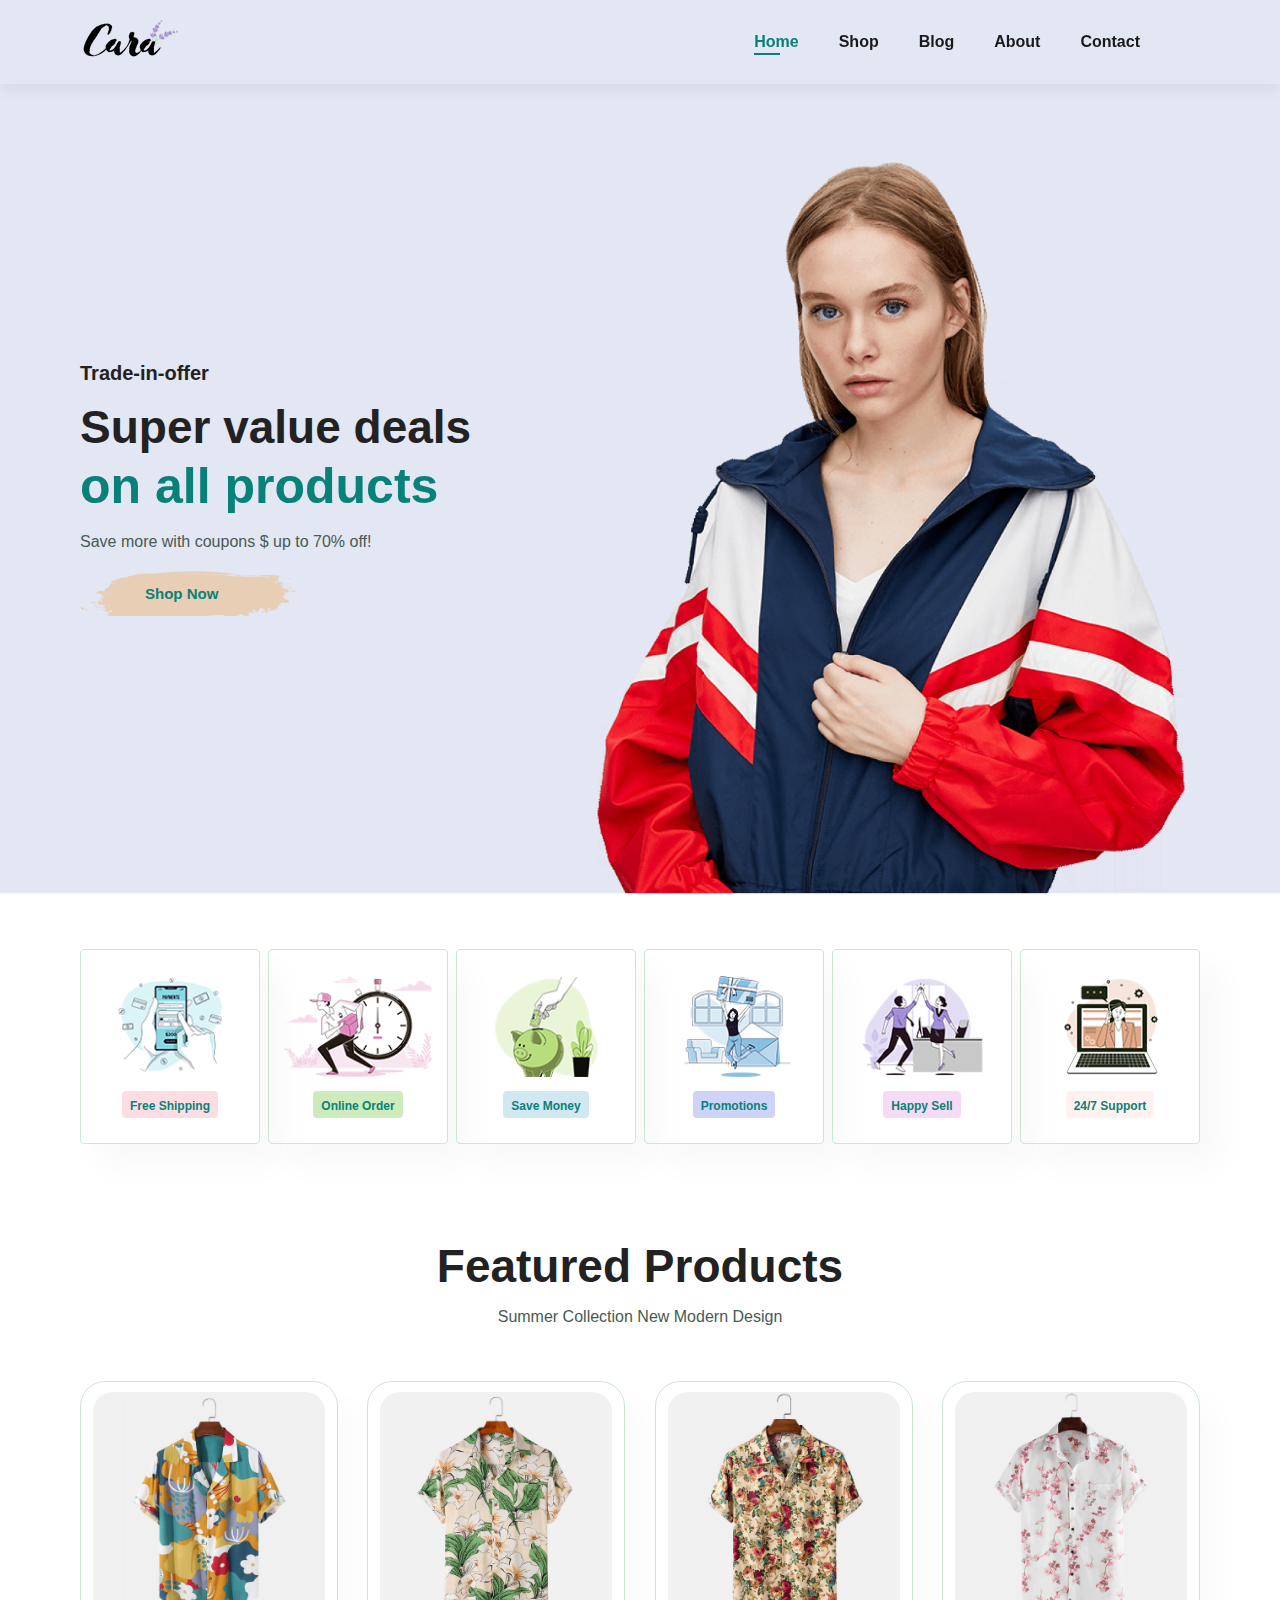
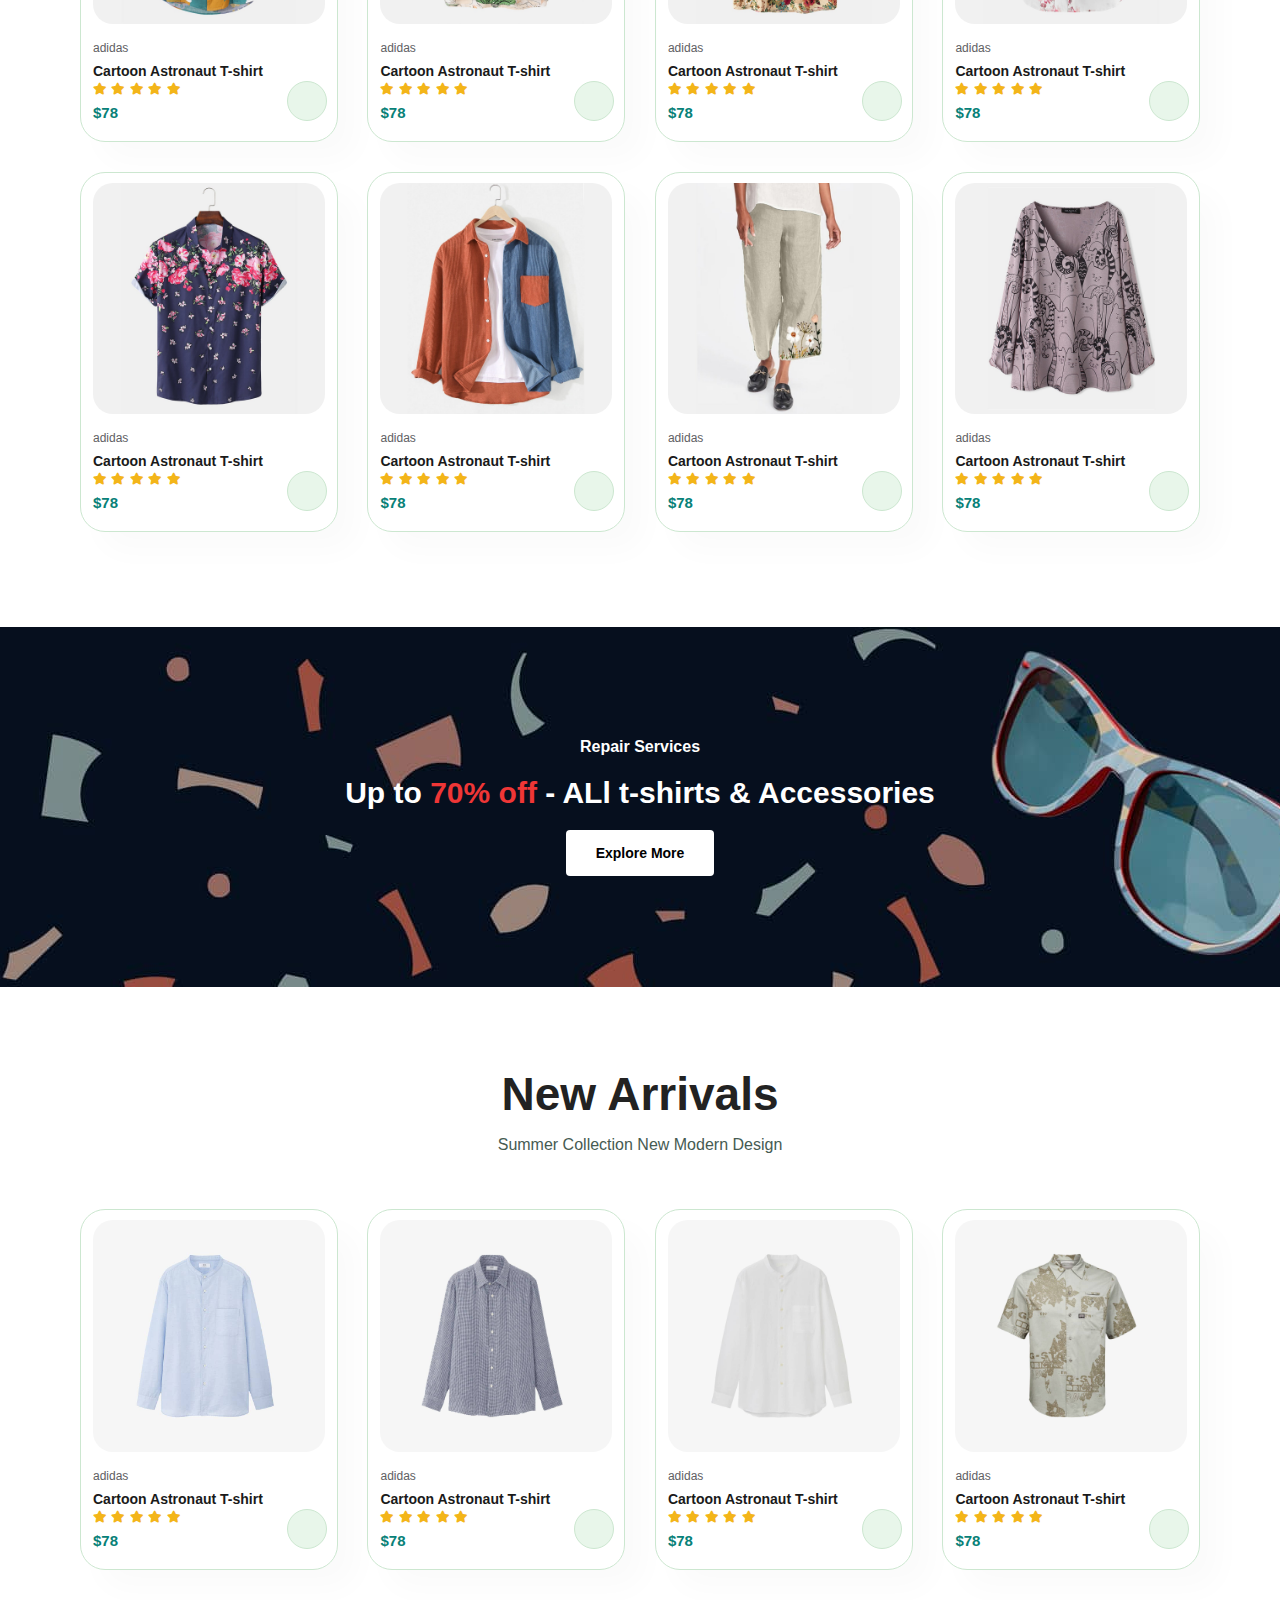
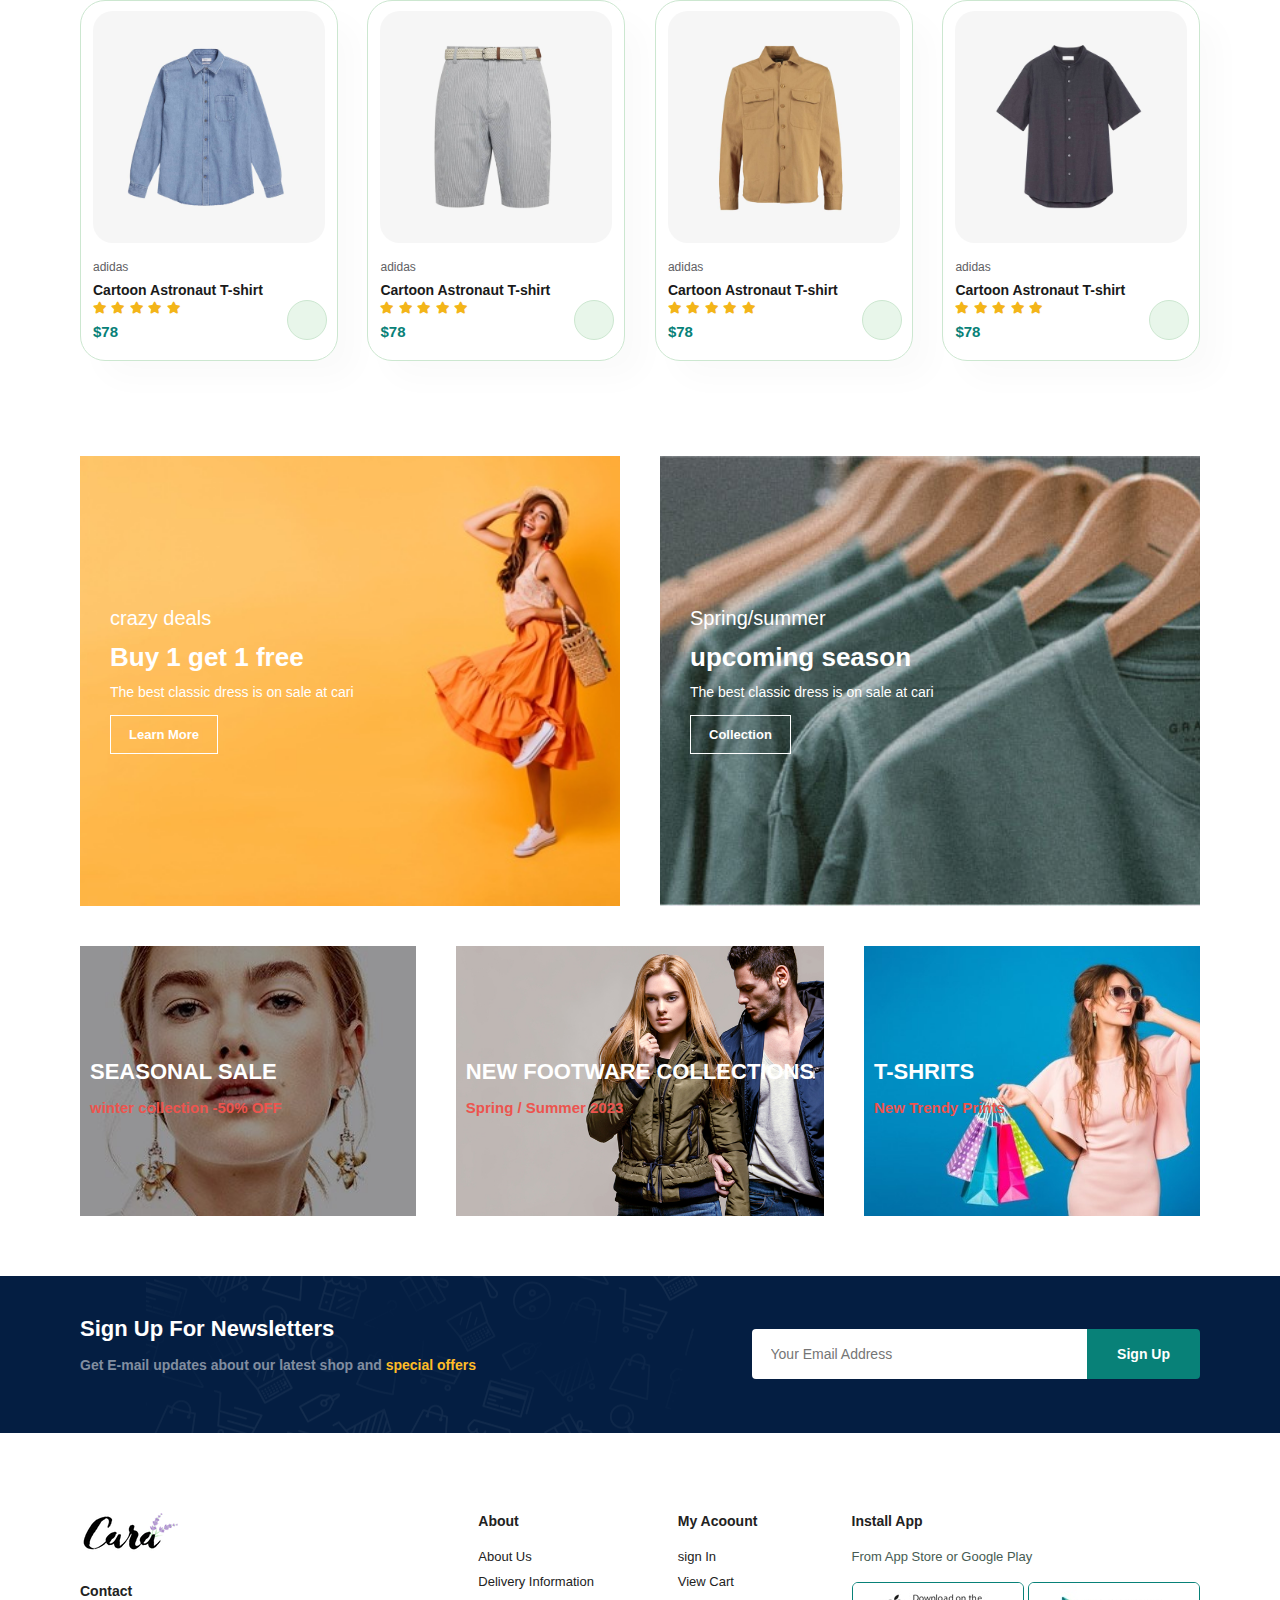
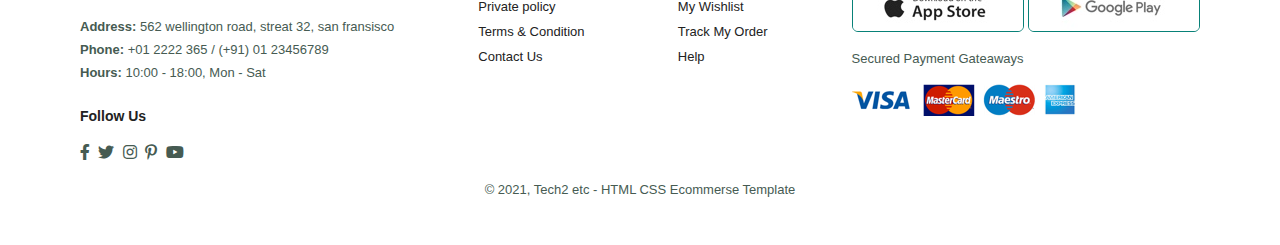
<file: index.html>
<!DOCTYPE html>
<html lang="en">
<head>
    <meta charset="UTF-8">
    <meta http-equiv="X-UA-Compatible" content="IE=edge">
    <meta name="viewport" content="width=device-width, initial-scale=1.0">
    <title>timo</title>
    <link rel="stylesheet" href="https://cdnjs.cloudflare.com/ajax/libs/font-awesome/6.4.0/css/all.min.css" integrity="sha512-iecdLmaskl7CVkqkXNQ/ZH/XLlvWZOJyj7Yy7tcenmpD1ypASozpmT/E0iPtmFIB46ZmdtAc9eNBvH0H/ZpiBw==" crossorigin="anonymous" referrerpolicy="no-referrer" />
    <link rel="stylesheet" href="https://use.fontawesome.com/releases/v5.15.4/css/all.css"/>
    <link rel="stylesheet" href="style.css">
</head>
<body>

   
    <section id="header">
        <a href=""><img src="img/logo.png" class="logo" alt=""></a>

        <div>
            <ul id="navbar">
                <li><a class="active" href="index.html">Home</a></li>
                <li><a href="shop.html">Shop</a></li>
                <li><a href="blog.html">Blog</a></li>
                <li><a href="about.html">About</a></li>
                <li><a href="contact.html">Contact</a></li>
                <li id="lg-bag"><a href="cart.html"><i class="fa-solid fa-bag-shopping"></i></a></li>
                <a href="" id="close"> <i class="fas fa-times"></i> </a>
            </ul>
        </div>
        <div id="mobile">
            <a href="cart.html"><i class="fa-solid fa-bag-shopping"></i></a>
            <i id="bar" class="fas fa-outdent"></i>
        </div>
    </section>

    <section id="hero">
        <h4>Trade-in-offer</h4>
        <h2>Super value deals</h2>
        <h1>on all products</h1>
        <p>Save more with coupons $ up to 70% off!</p>
        <button>Shop Now</button>
    </section>

    <section id="feature" class="section-p1">
        <div class="fe-box">
            <img src="img/features/f1.png" alt="">
            <h6>Free Shipping</h6>
        </div>

        <div class="fe-box">
            <img src="img/features/f2.png" alt="">
            <h6>Online Order</h6>
        </div>

        <div class="fe-box">
            <img src="img/features/f3.png" alt="">
            <h6>Save Money</h6>
        </div>

        <div class="fe-box">
            <img src="img/features/f4.png" alt="">
            <h6>Promotions</h6>
        </div>

        <div class="fe-box">
            <img src="img/features/f5.png" alt="">
            <h6>Happy Sell</h6>
        </div>

        <div class="fe-box">
            <img src="img/features/f6.png" alt="">
            <h6>24/7 Support</h6>
        </div>
    </section>

    <section id="product1" class="section-p1">
        <h2>Featured Products</h2>
        <p>Summer Collection New Modern Design</p>
        <div class="pro-container">
            <div class="pro">
                <img src="img/products/f1.jpg" alt="">
                <div class="des">
                    <span>adidas</span>
                    <h5>Cartoon Astronaut T-shirt</h5>
                    <div class="star">
                        <i class="fas fa-star"></i>
                        <i class="fas fa-star"></i>
                        <i class="fas fa-star"></i>
                        <i class="fas fa-star"></i>
                        <i class="fas fa-star"></i>
                    </div>
                    <h4>$78</h4>
                </div>
                <a href=""><i class="fas fa-cart-shopping cart"></i></a>
            </div>

            <div class="pro">
                <img src="img/products/f2.jpg" alt="">
                <div class="des">
                    <span>adidas</span>
                    <h5>Cartoon Astronaut T-shirt</h5>
                    <div class="star">
                        <i class="fas fa-star"></i>
                        <i class="fas fa-star"></i>
                        <i class="fas fa-star"></i>
                        <i class="fas fa-star"></i>
                        <i class="fas fa-star"></i>
                    </div>
                    <h4>$78</h4>
                </div>
                <a href=""><i class="fas fa-cart-shopping cart"></i></a>
            </div>

            <div class="pro">
                <img src="img/products/f3.jpg" alt="">
                <div class="des">
                    <span>adidas</span>
                    <h5>Cartoon Astronaut T-shirt</h5>
                    <div class="star">
                        <i class="fas fa-star"></i>
                        <i class="fas fa-star"></i>
                        <i class="fas fa-star"></i>
                        <i class="fas fa-star"></i>
                        <i class="fas fa-star"></i>
                    </div>
                    <h4>$78</h4>
                </div>
                <a href=""><i class="fas fa-cart-shopping cart"></i></a>
            </div>

            <div class="pro">
                <img src="img/products/f4.jpg" alt="">
                <div class="des">
                    <span>adidas</span>
                    <h5>Cartoon Astronaut T-shirt</h5>
                    <div class="star">
                        <i class="fas fa-star"></i>
                        <i class="fas fa-star"></i>
                        <i class="fas fa-star"></i>
                        <i class="fas fa-star"></i>
                        <i class="fas fa-star"></i>
                    </div>
                    <h4>$78</h4>
                </div>
                <a href=""><i class="fas fa-cart-shopping cart"></i></a>
            </div>

            <div class="pro">
                <img src="img/products/f5.jpg" alt="">
                <div class="des">
                    <span>adidas</span>
                    <h5>Cartoon Astronaut T-shirt</h5>
                    <div class="star">
                        <i class="fas fa-star"></i>
                        <i class="fas fa-star"></i>
                        <i class="fas fa-star"></i>
                        <i class="fas fa-star"></i>
                        <i class="fas fa-star"></i>
                    </div>
                    <h4>$78</h4>
                </div>
                <a href=""><i class="fas fa-cart-shopping cart"></i></a>
            </div>

            <div class="pro">
                <img src="img/products/f6.jpg" alt="">
                <div class="des">
                    <span>adidas</span>
                    <h5>Cartoon Astronaut T-shirt</h5>
                    <div class="star">
                        <i class="fas fa-star"></i>
                        <i class="fas fa-star"></i>
                        <i class="fas fa-star"></i>
                        <i class="fas fa-star"></i>
                        <i class="fas fa-star"></i>
                    </div>
                    <h4>$78</h4>
                </div>
                <a href=""><i class="fas fa-cart-shopping cart"></i></a>
            </div>

            <div class="pro">
                <img src="img/products/f7.jpg" alt="">
                <div class="des">
                    <span>adidas</span>
                    <h5>Cartoon Astronaut T-shirt</h5>
                    <div class="star">
                        <i class="fas fa-star"></i>
                        <i class="fas fa-star"></i>
                        <i class="fas fa-star"></i>
                        <i class="fas fa-star"></i>
                        <i class="fas fa-star"></i>
                    </div>
                    <h4>$78</h4>
                </div>
                <a href=""><i class="fas fa-cart-shopping cart"></i></a>
            </div>

            <div class="pro">
                <img src="img/products/f8.jpg" alt="">
                <div class="des">
                    <span>adidas</span>
                    <h5>Cartoon Astronaut T-shirt</h5>
                    <div class="star">
                        <i class="fas fa-star"></i>
                        <i class="fas fa-star"></i>
                        <i class="fas fa-star"></i>
                        <i class="fas fa-star"></i>
                        <i class="fas fa-star"></i>
                    </div>
                    <h4>$78</h4>
                </div>
                <a href=""><i class="fas fa-cart-shopping cart"></i></a>
            </div>
        </div>
    </section>

    <section id="banner" class="section-m1">
        <h4>Repair Services</h4>
        <h2>Up to <span>70% off</span> - ALl t-shirts & Accessories</h2>
        <button class="normal">Explore More</button>
    </section>

    <section id="product1" class="section-p1">
        <h2>New Arrivals</h2>
        <p>Summer Collection New Modern Design</p>
        <div class="pro-container">
            <div class="pro">
                <img src="img/products/n1.jpg" alt="">
                <div class="des">
                    <span>adidas</span>
                    <h5>Cartoon Astronaut T-shirt</h5>
                    <div class="star">
                        <i class="fas fa-star"></i>
                        <i class="fas fa-star"></i>
                        <i class="fas fa-star"></i>
                        <i class="fas fa-star"></i>
                        <i class="fas fa-star"></i>
                    </div>
                    <h4>$78</h4>
                </div>
                <a href=""><i class="fas fa-cart-shopping cart"></i></a>
            </div>

            <div class="pro">
                <img src="img/products/n2.jpg" alt="">
                <div class="des">
                    <span>adidas</span>
                    <h5>Cartoon Astronaut T-shirt</h5>
                    <div class="star">
                        <i class="fas fa-star"></i>
                        <i class="fas fa-star"></i>
                        <i class="fas fa-star"></i>
                        <i class="fas fa-star"></i>
                        <i class="fas fa-star"></i>
                    </div>
                    <h4>$78</h4>
                </div>
                <a href=""><i class="fas fa-cart-shopping cart"></i></a>
            </div>

            <div class="pro">
                <img src="img/products/n3.jpg" alt="">
                <div class="des">
                    <span>adidas</span>
                    <h5>Cartoon Astronaut T-shirt</h5>
                    <div class="star">
                        <i class="fas fa-star"></i>
                        <i class="fas fa-star"></i>
                        <i class="fas fa-star"></i>
                        <i class="fas fa-star"></i>
                        <i class="fas fa-star"></i>
                    </div>
                    <h4>$78</h4>
                </div>
                <a href=""><i class="fas fa-cart-shopping cart"></i></a>
            </div>

            <div class="pro">
                <img src="img/products/n4.jpg" alt="">
                <div class="des">
                    <span>adidas</span>
                    <h5>Cartoon Astronaut T-shirt</h5>
                    <div class="star">
                        <i class="fas fa-star"></i>
                        <i class="fas fa-star"></i>
                        <i class="fas fa-star"></i>
                        <i class="fas fa-star"></i>
                        <i class="fas fa-star"></i>
                    </div>
                    <h4>$78</h4>
                </div>
                <a href=""><i class="fas fa-cart-shopping cart"></i></a>
            </div>

            <div class="pro">
                <img src="img/products/n5.jpg" alt="">
                <div class="des">
                    <span>adidas</span>
                    <h5>Cartoon Astronaut T-shirt</h5>
                    <div class="star">
                        <i class="fas fa-star"></i>
                        <i class="fas fa-star"></i>
                        <i class="fas fa-star"></i>
                        <i class="fas fa-star"></i>
                        <i class="fas fa-star"></i>
                    </div>
                    <h4>$78</h4>
                </div>
                <a href=""><i class="fas fa-cart-shopping cart"></i></a>
            </div>

            <div class="pro">
                <img src="img/products/n6.jpg" alt="">
                <div class="des">
                    <span>adidas</span>
                    <h5>Cartoon Astronaut T-shirt</h5>
                    <div class="star">
                        <i class="fas fa-star"></i>
                        <i class="fas fa-star"></i>
                        <i class="fas fa-star"></i>
                        <i class="fas fa-star"></i>
                        <i class="fas fa-star"></i>
                    </div>
                    <h4>$78</h4>
                </div>
                <a href=""><i class="fas fa-cart-shopping cart"></i></a>
            </div>

            <div class="pro">
                <img src="img/products/n7.jpg" alt="">
                <div class="des">
                    <span>adidas</span>
                    <h5>Cartoon Astronaut T-shirt</h5>
                    <div class="star">
                        <i class="fas fa-star"></i>
                        <i class="fas fa-star"></i>
                        <i class="fas fa-star"></i>
                        <i class="fas fa-star"></i>
                        <i class="fas fa-star"></i>
                    </div>
                    <h4>$78</h4>
                </div>
                <a href=""><i class="fas fa-cart-shopping cart"></i></a>
            </div>

            <div class="pro">
                <img src="img/products/n8.jpg" alt="">
                <div class="des">
                    <span>adidas</span>
                    <h5>Cartoon Astronaut T-shirt</h5>
                    <div class="star">
                        <i class="fas fa-star"></i>
                        <i class="fas fa-star"></i>
                        <i class="fas fa-star"></i>
                        <i class="fas fa-star"></i>
                        <i class="fas fa-star"></i>
                    </div>
                    <h4>$78</h4>
                </div>
                <a href=""><i class="fas fa-cart-shopping cart"></i></a>
            </div>
        </div>
    </section>

    <section id="sm-banner" class="section-p1">
        <div class="banner-box">
            <h4>crazy deals</h4>
            <h2>Buy 1 get 1 free</h2>
            <span>The best classic dress is on sale at cari</span>
            <button class="white">Learn More</button>
        </div>
        <div class="banner-box banner-box2">
            <h4>Spring/summer</h4>
            <h2>upcoming season</h2>
            <span>The best classic dress is on sale at cari</span>
            <button class="white">Collection</button>
        </div>
    </section>

    <section id="banner3">
        <div class="banner-box">
            <h2>SEASONAL SALE</h2>
            <h3>winter collection -50% OFF</h3>
        </div>

        <div class="banner-box banner-box2">
            <h2>NEW FOOTWARE COLLECTIONS</h2>
            <h3>Spring  / Summer 2023</h3>
        </div>

        <div class="banner-box banner-box3">
            <h2>T-SHRITS</h2>
            <h3>New Trendy Prints</h3>
        </div>
    </section>

    <section id="newsletter" class="section-p1 section-m1">
        <div class="newstext">
            <h4>Sign Up For Newsletters</h4>
            <p>Get E-mail updates about our latest shop and <span>special offers</span></p>
        </div>
        <div class="form">
            <input type="text" placeholder="Your Email Address">
            <button class="normal">Sign Up</button>
        </div>
    </section>

    <footer class="section-p1">
        <div class="col">
            <img class="logo" src="img/logo.png" alt="">
            <h4>Contact</h4>
            <p><strong>Address: </strong>562 wellington road, streat 32, san fransisco</p>
            <p><strong>Phone: </strong>+01 2222 365 / (+91) 01 23456789</p>
            <p><strong>Hours: </strong>10:00 - 18:00, Mon - Sat</p>
            <div class="follow">
                <h4>Follow Us</h4>
                <div class="icon">
                    <i class="fab fa-facebook-f"></i>
                    <i class="fab fa-twitter"></i>
                    <i class="fab fa-instagram"></i>
                    <i class="fab fa-pinterest-p"></i>
                    <i class="fab fa-youtube"></i>
                </div>
            </div>
        </div>

        <div class="col">
            <h4>About</h4>
            <a href="">About Us</a>
            <a href="">Delivery Information</a>
            <a href="">Private policy</a>
            <a href="">Terms & Condition</a>
            <a href="">Contact Us</a>
        </div>

        <div class="col">
            <h4>My Acoount</h4>
            <a href="">sign In</a>
            <a href="">View Cart</a>
            <a href="">My Wishlist</a>
            <a href="">Track My Order</a>
            <a href="">Help</a>
        </div>

        <div class="col install">
            <h4>Install App</h4>
            <p>From App Store or Google Play</p>
            <div class="row">
                <img src="img/pay/app.jpg" alt="">
                <img src="img/pay/play.jpg" alt="">
            </div>
            <p>Secured Payment Gateaways</p>
            <img src="img/pay/pay.png" alt="">
        </div>

        <div class="copyright">
            <p>&copy; 2021, Tech2 etc - HTML CSS Ecommerse Template</p>
        </div>
    </footer>


    <script src="script.js"></script>
</body>
</html>
</file>
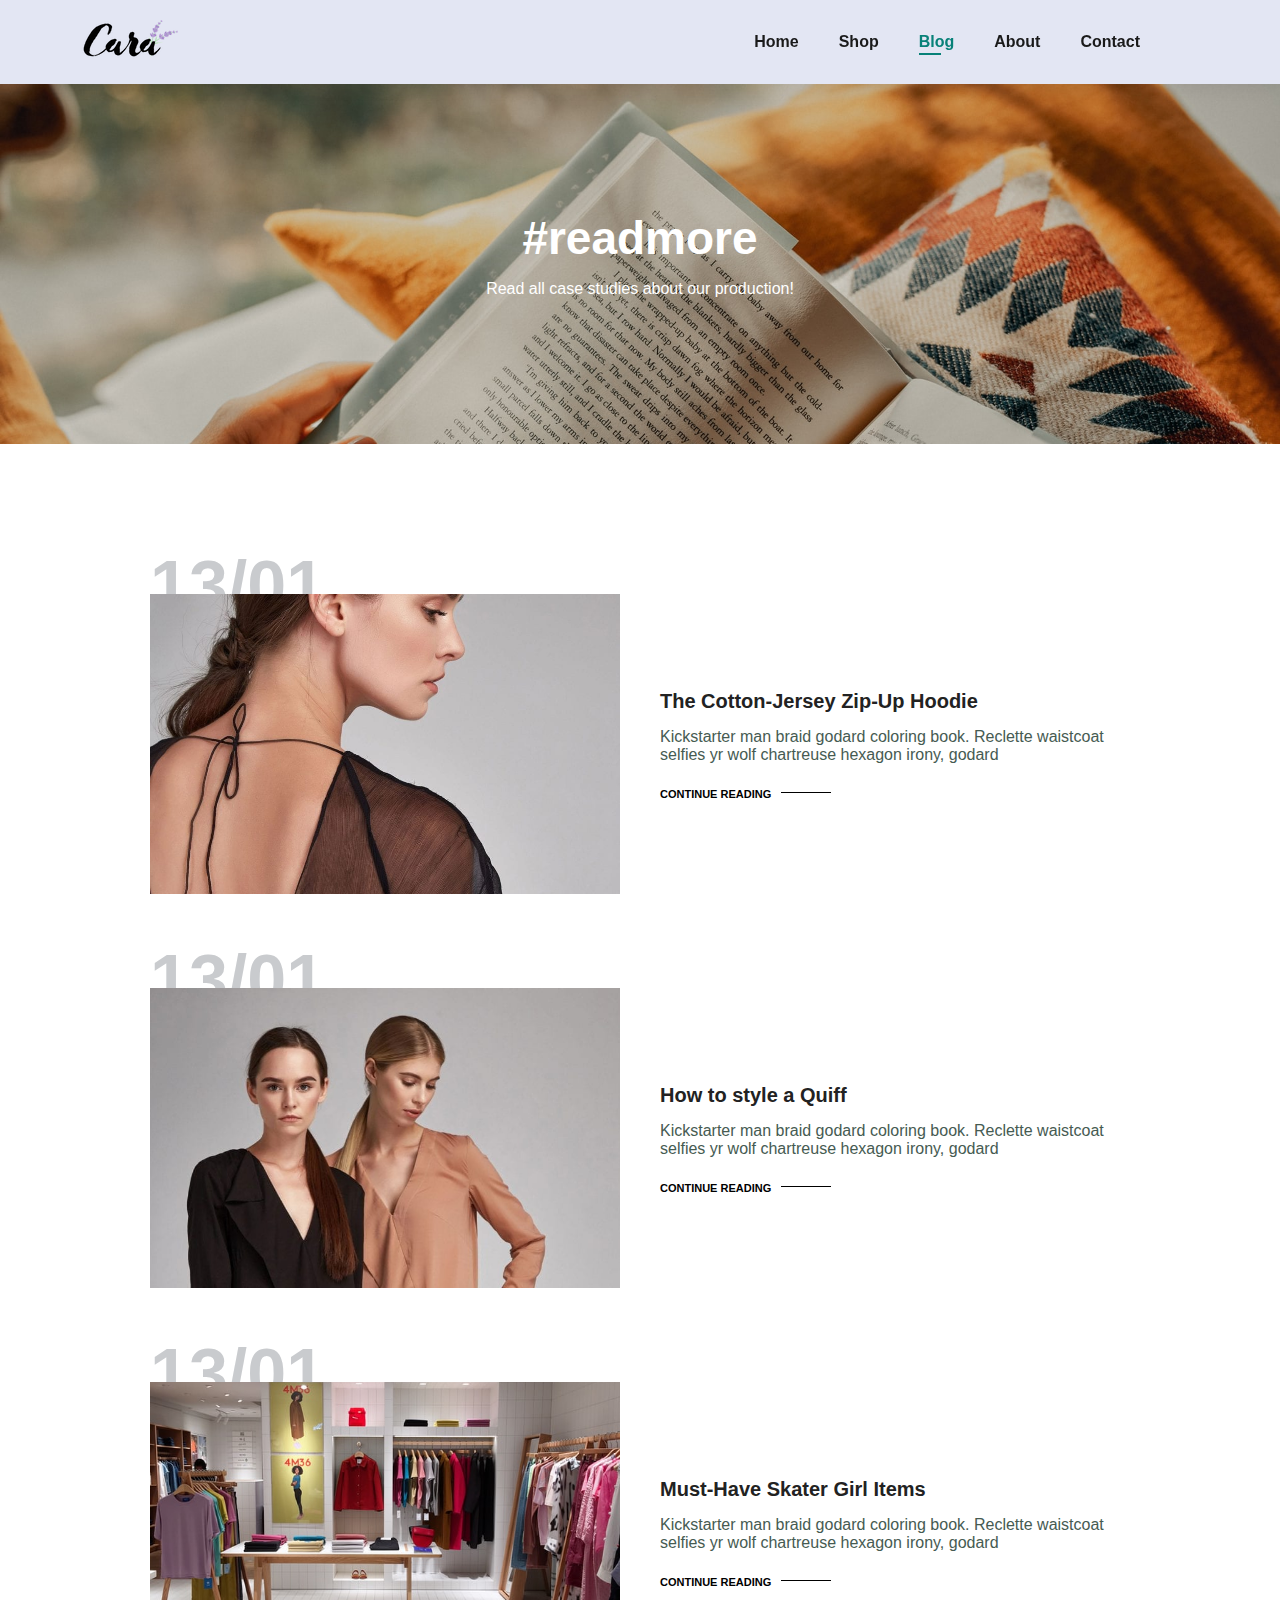
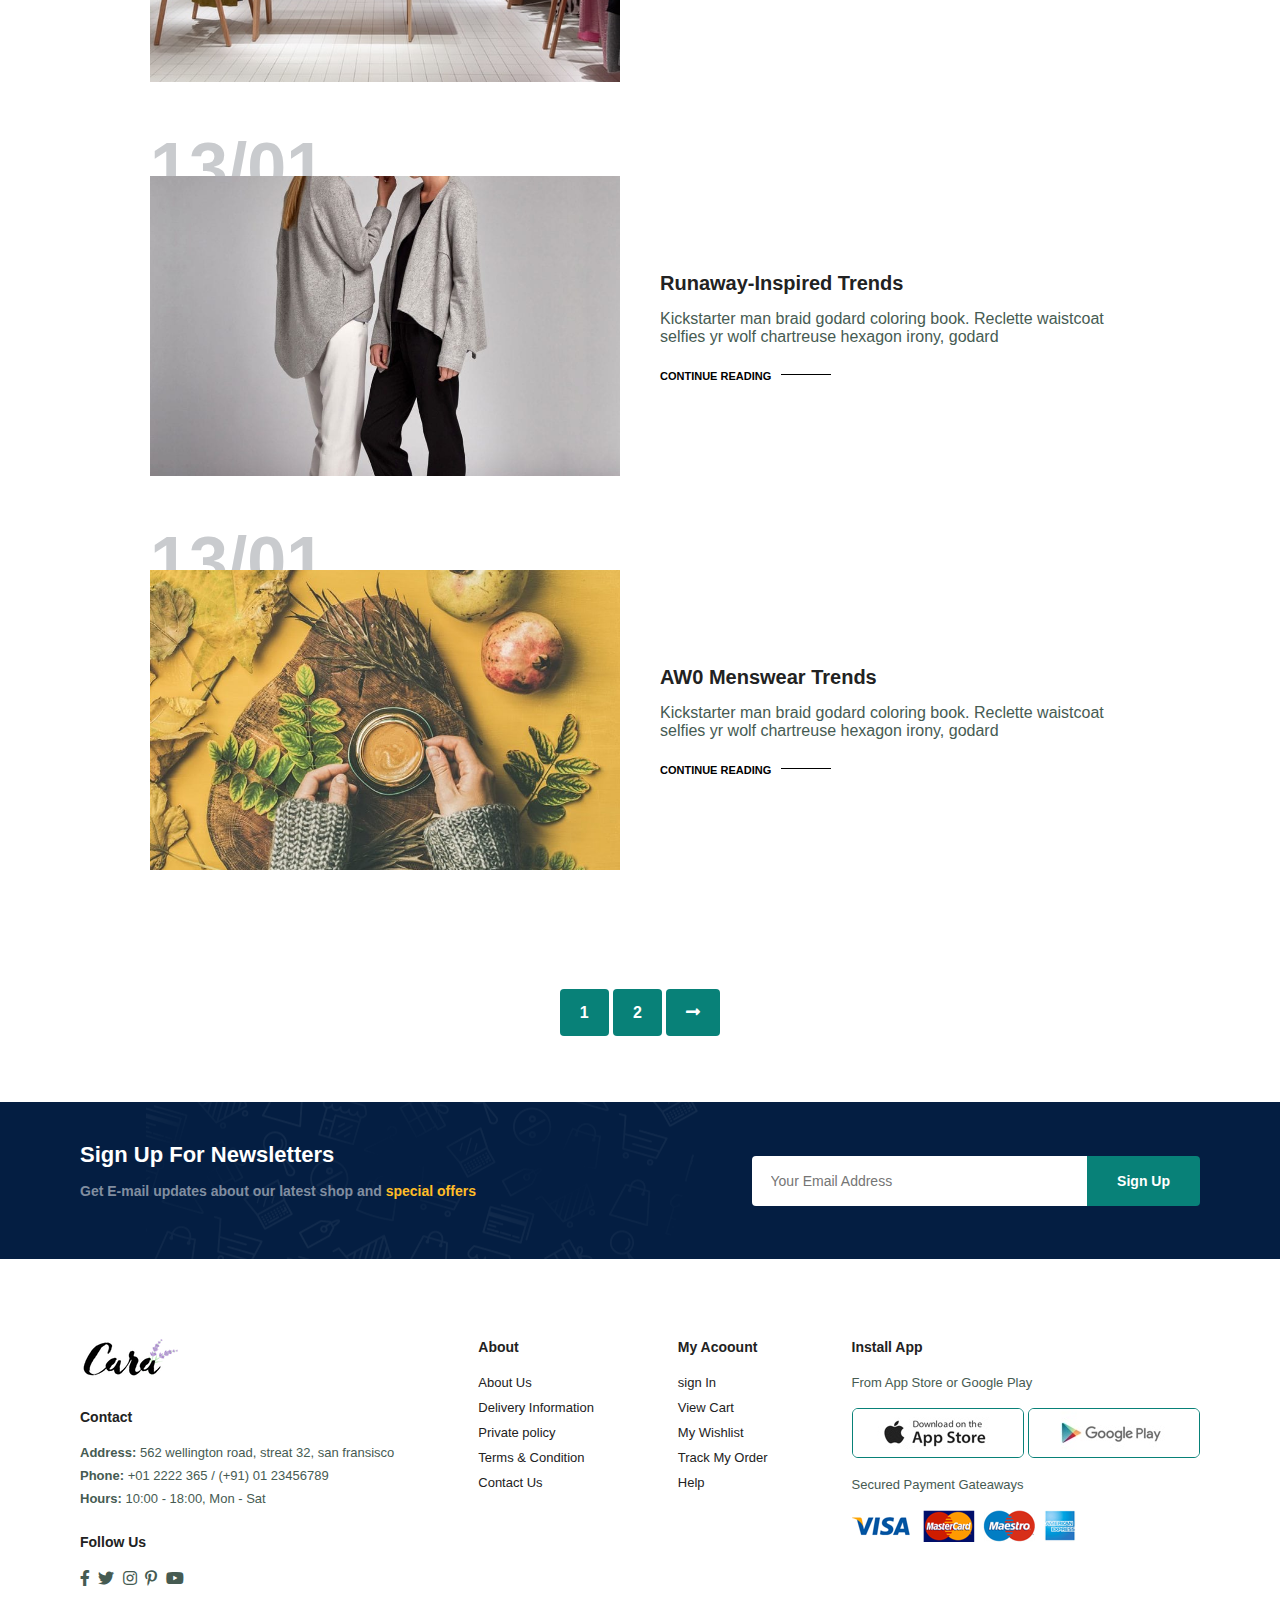
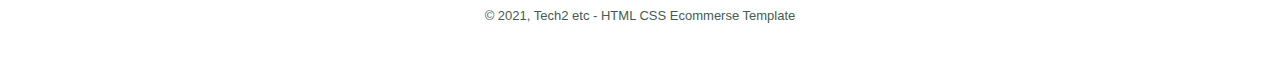
<file: blog.html>
<!DOCTYPE html>
<html lang="en">
<head>
    <meta charset="UTF-8">
    <meta http-equiv="X-UA-Compatible" content="IE=edge">
    <meta name="viewport" content="width=device-width, initial-scale=1.0">
    <title>timo</title>
    <link rel="stylesheet" href="https://cdnjs.cloudflare.com/ajax/libs/font-awesome/6.4.0/css/all.min.css" integrity="sha512-iecdLmaskl7CVkqkXNQ/ZH/XLlvWZOJyj7Yy7tcenmpD1ypASozpmT/E0iPtmFIB46ZmdtAc9eNBvH0H/ZpiBw==" crossorigin="anonymous" referrerpolicy="no-referrer" />
    <link rel="stylesheet" href="https://use.fontawesome.com/releases/v5.15.4/css/all.css"/>
    <link rel="stylesheet" href="style.css">
</head>
<body>

   
    <section id="header">
        <a href=""><img src="img/logo.png" class="logo" alt=""></a>

        <div>
            <ul id="navbar">
                <li><a href="index.html">Home</a></li>
                <li><a href="shop.html">Shop</a></li>
                <li><a class="active" href="blog.html">Blog</a></li>
                <li><a href="about.html">About</a></li>
                <li><a href="contact.html">Contact</a></li>
                <li id="lg-bag"><a href="cart.html"><i class="fa-solid fa-bag-shopping"></i></a></li>
                <a href="" id="close"> <i class="fas fa-times"></i> </a>
            </ul>
        </div>
        <div id="mobile">
            <a href="cart.html"><i class="fa-solid fa-bag-shopping"></i></a>
            <i id="bar" class="fas fa-outdent"></i>
        </div>
    </section>

    <section id="page-header" class="blog-header">
        <h2>#readmore</h2>
        <p>Read all case studies about our production!</p>
    </section>
    
    <section id="blog">
        <div class="blog-box">
            <div class="blog-img">
                <img src="img/blog/b1.jpg" alt="">
            </div>
            <div class="blog-details">
                <h4>The Cotton-Jersey Zip-Up Hoodie</h4>
                <p>Kickstarter man braid godard coloring book. Reclette waistcoat selfies yr wolf chartreuse hexagon irony, godard</p>
                <a href="">CONTINUE READING</a>
            </div>
            <h1>13/01</h1>
        </div>
        <div class="blog-box">
            <div class="blog-img">
                <img src="img/blog/b2.jpg" alt="">
            </div>
            <div class="blog-details">
                <h4>How to style a Quiff</h4>
                <p>Kickstarter man braid godard coloring book. Reclette waistcoat selfies yr wolf chartreuse hexagon irony, godard</p>
                <a href="">CONTINUE READING</a>
            </div>
            <h1>13/01</h1>
        </div>
        <div class="blog-box">
            <div class="blog-img">
                <img src="img/blog/b3.jpg" alt="">
            </div>
            <div class="blog-details">
                <h4>Must-Have Skater Girl Items</h4>
                <p>Kickstarter man braid godard coloring book. Reclette waistcoat selfies yr wolf chartreuse hexagon irony, godard</p>
                <a href="">CONTINUE READING</a>
            </div>
            <h1>13/01</h1>
        </div>
        <div class="blog-box">
            <div class="blog-img">
                <img src="img/blog/b4.jpg" alt="">
            </div>
            <div class="blog-details">
                <h4>Runaway-Inspired Trends</h4>
                <p>Kickstarter man braid godard coloring book. Reclette waistcoat selfies yr wolf chartreuse hexagon irony, godard</p>
                <a href="">CONTINUE READING</a>
            </div>
            <h1>13/01</h1>
        </div>
        <div class="blog-box">
            <div class="blog-img">
                <img src="img/blog/b6.jpg" alt="">
            </div>
            <div class="blog-details">
                <h4>AW0 Menswear Trends</h4>
                <p>Kickstarter man braid godard coloring book. Reclette waistcoat selfies yr wolf chartreuse hexagon irony, godard</p>
                <a href="">CONTINUE READING</a>
            </div>
            <h1>13/01</h1>
        </div>
    </section>

    <section id="pagination" class="section-p1">
        <a href="">1</a>
        <a href="">2</a>
        <a href=""><i class="fas fa-long-arrow-alt-right"></i></a>
    </section>

    <section id="newsletter" class="section-p1 section-m1">
        <div class="newstext">
            <h4>Sign Up For Newsletters</h4>
            <p>Get E-mail updates about our latest shop and <span>special offers</span></p>
        </div>
        <div class="form">
            <input type="text" placeholder="Your Email Address">
            <button class="normal">Sign Up</button>
        </div>
    </section>

    <footer class="section-p1">
        <div class="col">
            <img class="logo" src="img/logo.png" alt="">
            <h4>Contact</h4>
            <p><strong>Address: </strong>562 wellington road, streat 32, san fransisco</p>
            <p><strong>Phone: </strong>+01 2222 365 / (+91) 01 23456789</p>
            <p><strong>Hours: </strong>10:00 - 18:00, Mon - Sat</p>
            <div class="follow">
                <h4>Follow Us</h4>
                <div class="icon">
                    <i class="fab fa-facebook-f"></i>
                    <i class="fab fa-twitter"></i>
                    <i class="fab fa-instagram"></i>
                    <i class="fab fa-pinterest-p"></i>
                    <i class="fab fa-youtube"></i>
                </div>
            </div>
        </div>

        <div class="col">
            <h4>About</h4>
            <a href="">About Us</a>
            <a href="">Delivery Information</a>
            <a href="">Private policy</a>
            <a href="">Terms & Condition</a>
            <a href="">Contact Us</a>
        </div>

        <div class="col">
            <h4>My Acoount</h4>
            <a href="">sign In</a>
            <a href="">View Cart</a>
            <a href="">My Wishlist</a>
            <a href="">Track My Order</a>
            <a href="">Help</a>
        </div>

        <div class="col install">
            <h4>Install App</h4>
            <p>From App Store or Google Play</p>
            <div class="row">
                <img src="img/pay/app.jpg" alt="">
                <img src="img/pay/play.jpg" alt="">
            </div>
            <p>Secured Payment Gateaways</p>
            <img src="img/pay/pay.png" alt="">
        </div>

        <div class="copyright">
            <p>&copy; 2021, Tech2 etc - HTML CSS Ecommerse Template</p>
        </div>
    </footer>


    <script src="script.js"></script>
</body>
</html>
</file>
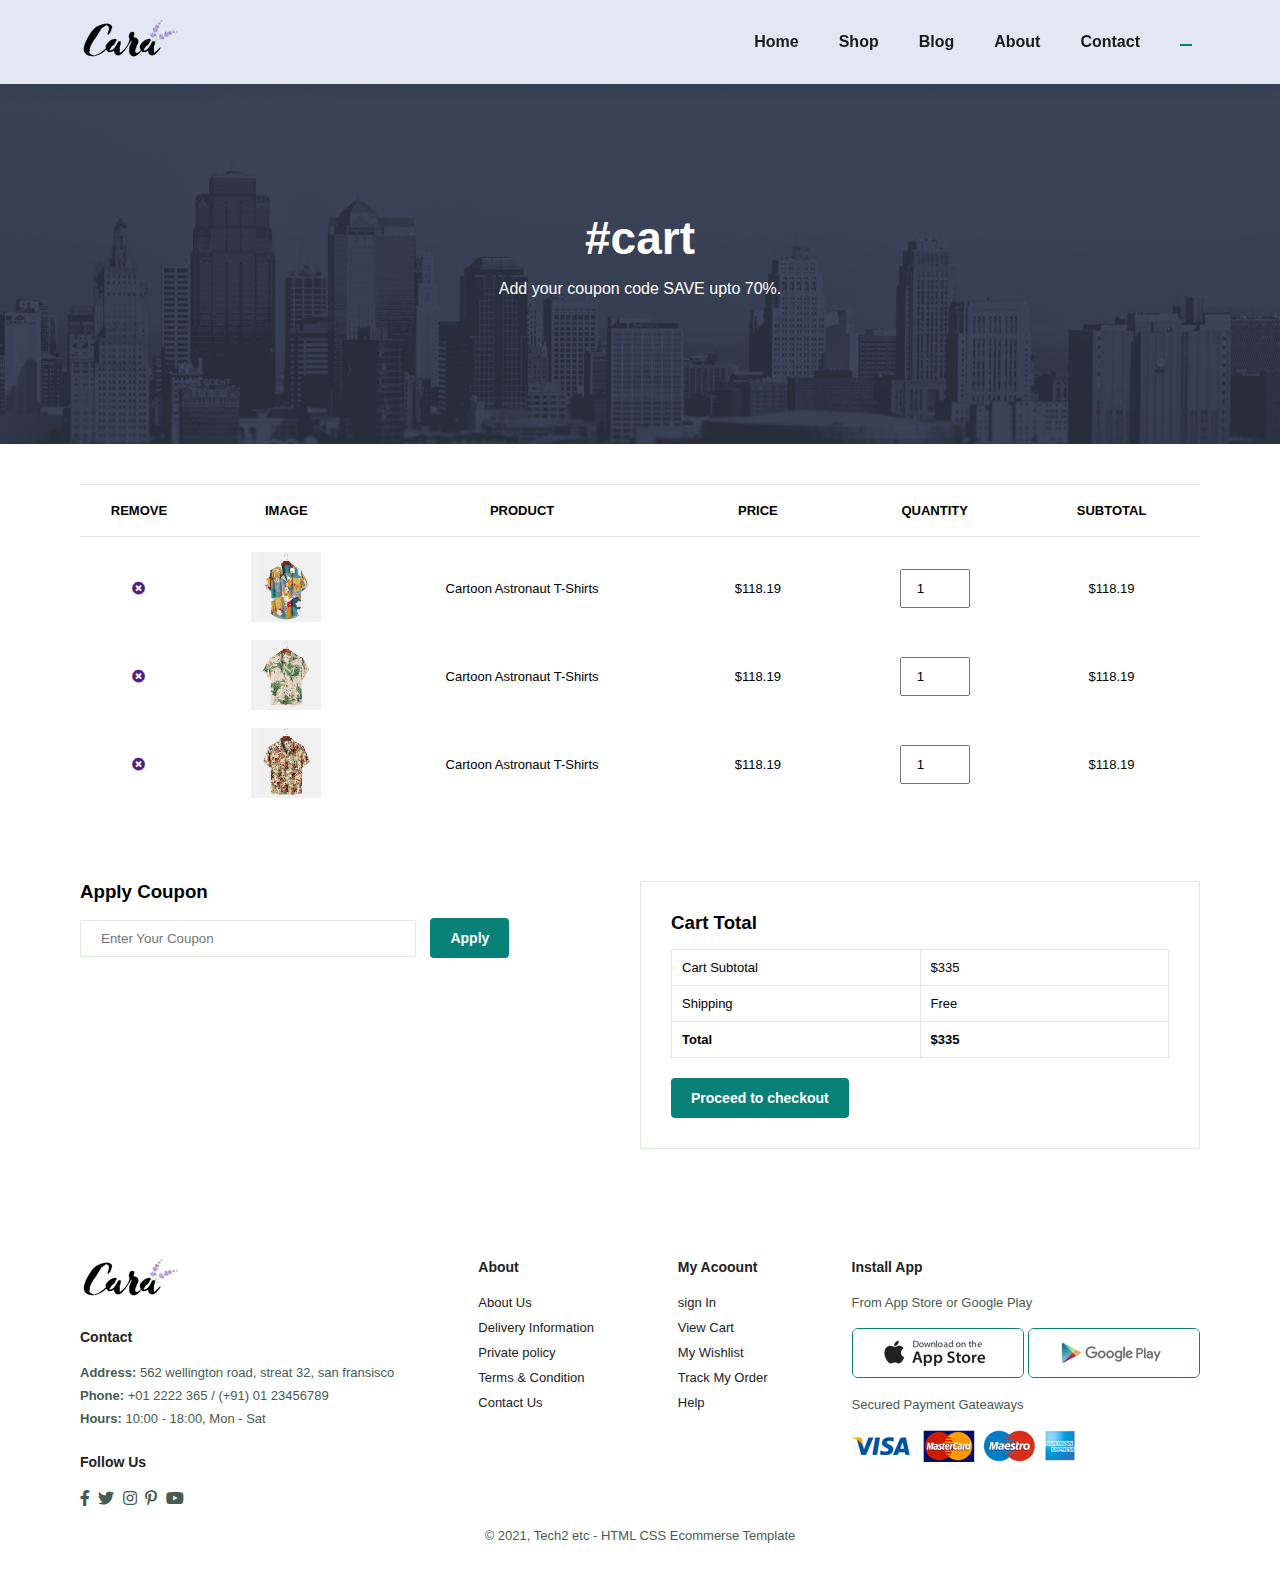
<file: cart.html>
<!DOCTYPE html>
<html lang="en">
<head>
    <meta charset="UTF-8">
    <meta http-equiv="X-UA-Compatible" content="IE=edge">
    <meta name="viewport" content="width=device-width, initial-scale=1.0">
    <title>timo</title>
    <link rel="stylesheet" href="https://cdnjs.cloudflare.com/ajax/libs/font-awesome/6.4.0/css/all.min.css" integrity="sha512-iecdLmaskl7CVkqkXNQ/ZH/XLlvWZOJyj7Yy7tcenmpD1ypASozpmT/E0iPtmFIB46ZmdtAc9eNBvH0H/ZpiBw==" crossorigin="anonymous" referrerpolicy="no-referrer" />
    <link rel="stylesheet" href="https://use.fontawesome.com/releases/v5.15.4/css/all.css"/>
    <link rel="stylesheet" href="style.css">
</head>
<body>

   
    <section id="header">
        <a href=""><img src="img/logo.png" class="logo" alt=""></a>

        <div>
            <ul id="navbar">
                <li><a href="index.html">Home</a></li>
                <li><a href="shop.html">Shop</a></li>
                <li><a href="blog.html">Blog</a></li>
                <li><a href="about.html">About</a></li>
                <li><a href="contact.html">Contact</a></li>
                <li id="lg-bag"><a class="active" href="cart.html"><i class="fa-solid fa-bag-shopping"></i></a></li>
                <a href="" id="close"> <i class="fas fa-times"></i> </a>
            </ul>
        </div>
        <div id="mobile">
            <a href="cart.html"><i class="fa-solid fa-bag-shopping"></i></a>
            <i id="bar" class="fas fa-outdent"></i>
        </div>
    </section>

    <section id="page-header" class="about-header">
        <h2>#cart</h2>
        <p>Add your coupon code SAVE upto 70%.</p>
    </section>

    <section id="cart" class="section-p1">
        <table width="100%">
            <thead>
                <tr>
                    <td>Remove</td>
                    <td>Image</td>
                    <td>Product</td>
                    <td>Price</td>
                    <td>Quantity</td>
                    <td>Subtotal</td>
                </tr>
            </thead>
            <tbody>
                <tr>
                    <td><a href=""><i class="fas fa-times-circle"></i></a></td>
                    <td><img src="img/products/f1.jpg" alt=""></td>
                    <td>Cartoon Astronaut T-Shirts</td>
                    <td>$118.19</td>
                    <td><input type="number" value="1"></td>
                    <td>$118.19</td>
                </tr>
                <tr>
                    <td><a href=""><i class="fas fa-times-circle"></i></a></td>
                    <td><img src="img/products/f2.jpg" alt=""></td>
                    <td>Cartoon Astronaut T-Shirts</td>
                    <td>$118.19</td>
                    <td><input type="number" value="1"></td>
                    <td>$118.19</td>
                </tr>
                <tr>
                    <td><a href=""><i class="fas fa-times-circle"></i></a></td>
                    <td><img src="img/products/f3.jpg" alt=""></td>
                    <td>Cartoon Astronaut T-Shirts</td>
                    <td>$118.19</td>
                    <td><input type="number" value="1"></td>
                    <td>$118.19</td>
                </tr>
            </tbody>
        </table>
    </section>

    <section id="cart-add" class="section-p1">
        <div id="coupon">
            <h3>Apply Coupon</h3>
            <div>
                <input type="text" placeholder="Enter Your Coupon">
                <button class="normal">Apply</button>
            </div>
        </div>

        <div id="subtotal">
            <h3>Cart Total</h3>
            <table>
                <tr>
                    <td>Cart Subtotal</td>
                    <td>$335</td>
                </tr>
                <tr>
                    <td>Shipping</td>
                    <td>Free</td>
                </tr>
                <tr>
                    <td><strong>Total</strong></td>
                    <td><strong>$335</strong></td>
                </tr>
            </table>
            <button class="normal">Proceed to checkout</button>
        </div>
    </section>

    <footer class="section-p1">
        <div class="col">
            <img class="logo" src="img/logo.png" alt="">
            <h4>Contact</h4>
            <p><strong>Address: </strong>562 wellington road, streat 32, san fransisco</p>
            <p><strong>Phone: </strong>+01 2222 365 / (+91) 01 23456789</p>
            <p><strong>Hours: </strong>10:00 - 18:00, Mon - Sat</p>
            <div class="follow">
                <h4>Follow Us</h4>
                <div class="icon">
                    <i class="fab fa-facebook-f"></i>
                    <i class="fab fa-twitter"></i>
                    <i class="fab fa-instagram"></i>
                    <i class="fab fa-pinterest-p"></i>
                    <i class="fab fa-youtube"></i>
                </div>
            </div>
        </div>

        <div class="col">
            <h4>About</h4>
            <a href="">About Us</a>
            <a href="">Delivery Information</a>
            <a href="">Private policy</a>
            <a href="">Terms & Condition</a>
            <a href="">Contact Us</a>
        </div>

        <div class="col">
            <h4>My Acoount</h4>
            <a href="">sign In</a>
            <a href="">View Cart</a>
            <a href="">My Wishlist</a>
            <a href="">Track My Order</a>
            <a href="">Help</a>
        </div>

        <div class="col install">
            <h4>Install App</h4>
            <p>From App Store or Google Play</p>
            <div class="row">
                <img src="img/pay/app.jpg" alt="">
                <img src="img/pay/play.jpg" alt="">
            </div>
            <p>Secured Payment Gateaways</p>
            <img src="img/pay/pay.png" alt="">
        </div>

        <div class="copyright">
            <p>&copy; 2021, Tech2 etc - HTML CSS Ecommerse Template</p>
        </div>
    </footer>


    <script src="script.js"></script>
</body>
</html>
</file>
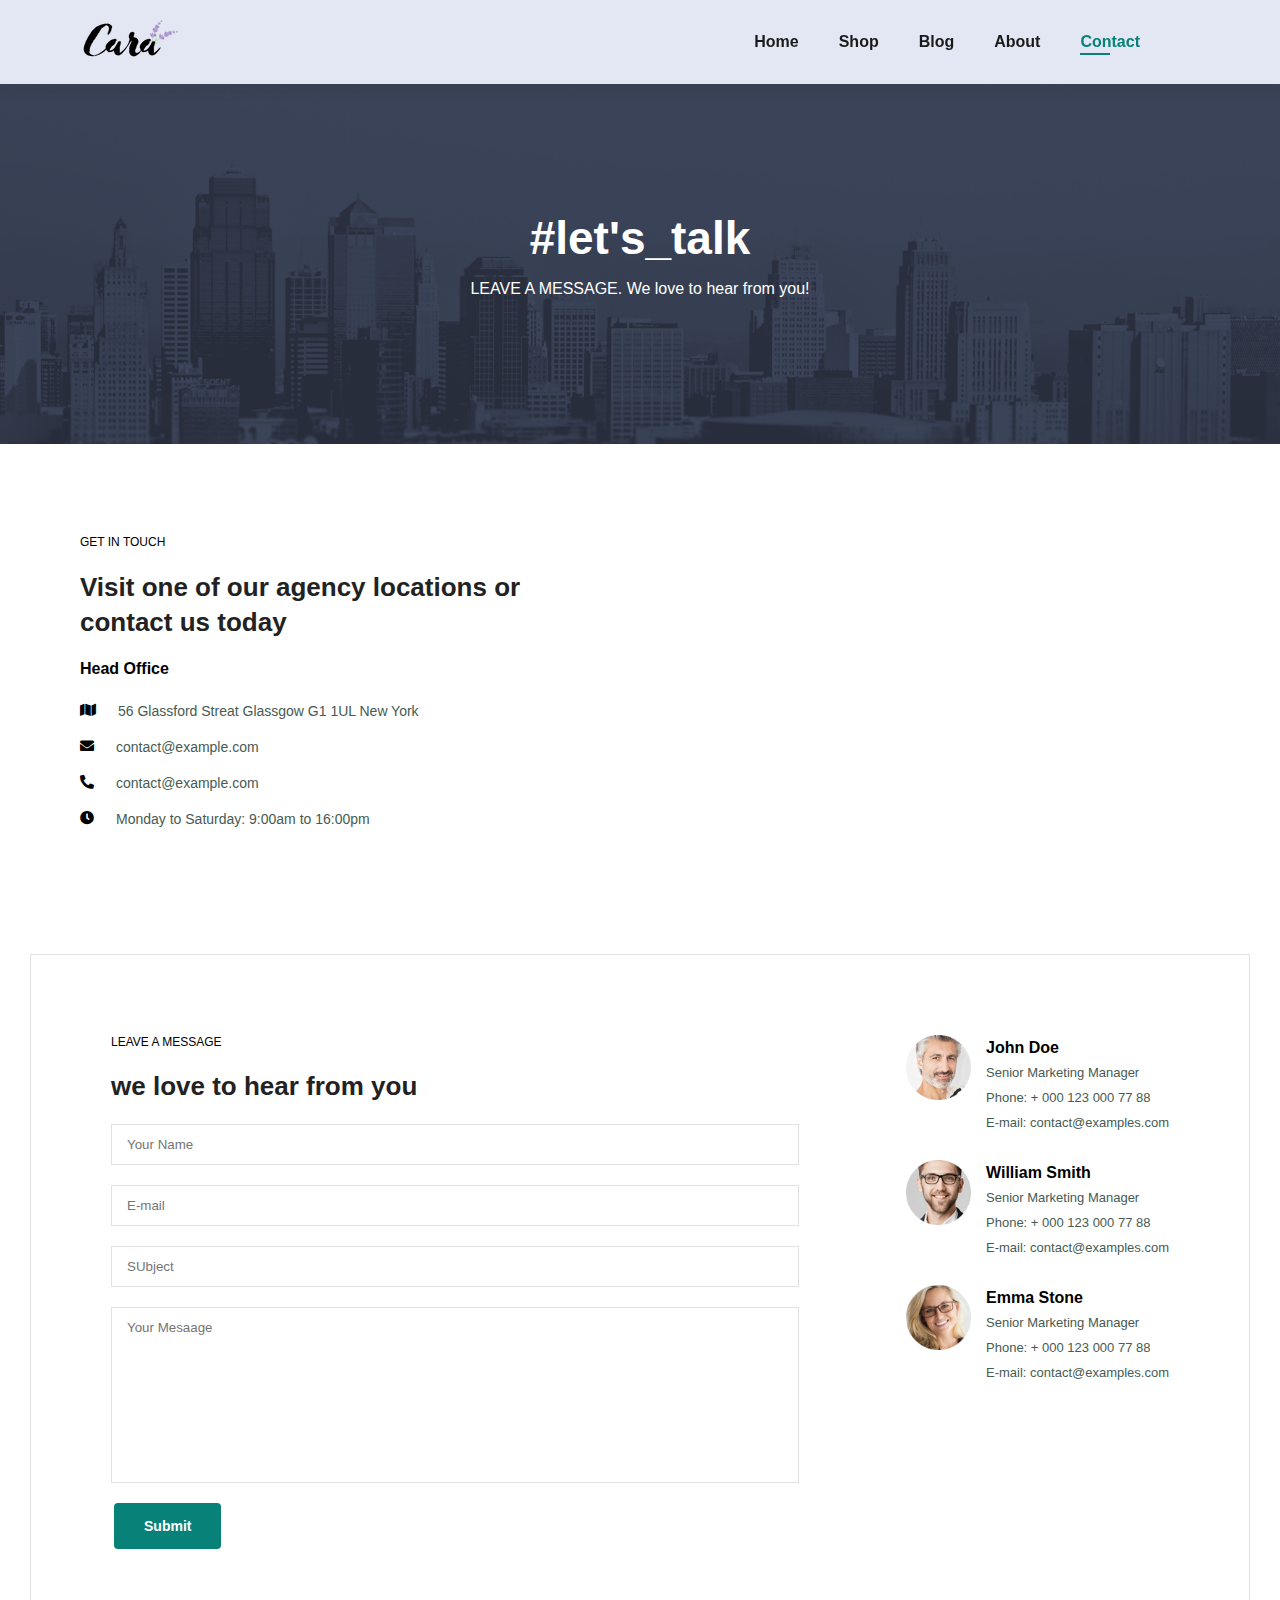
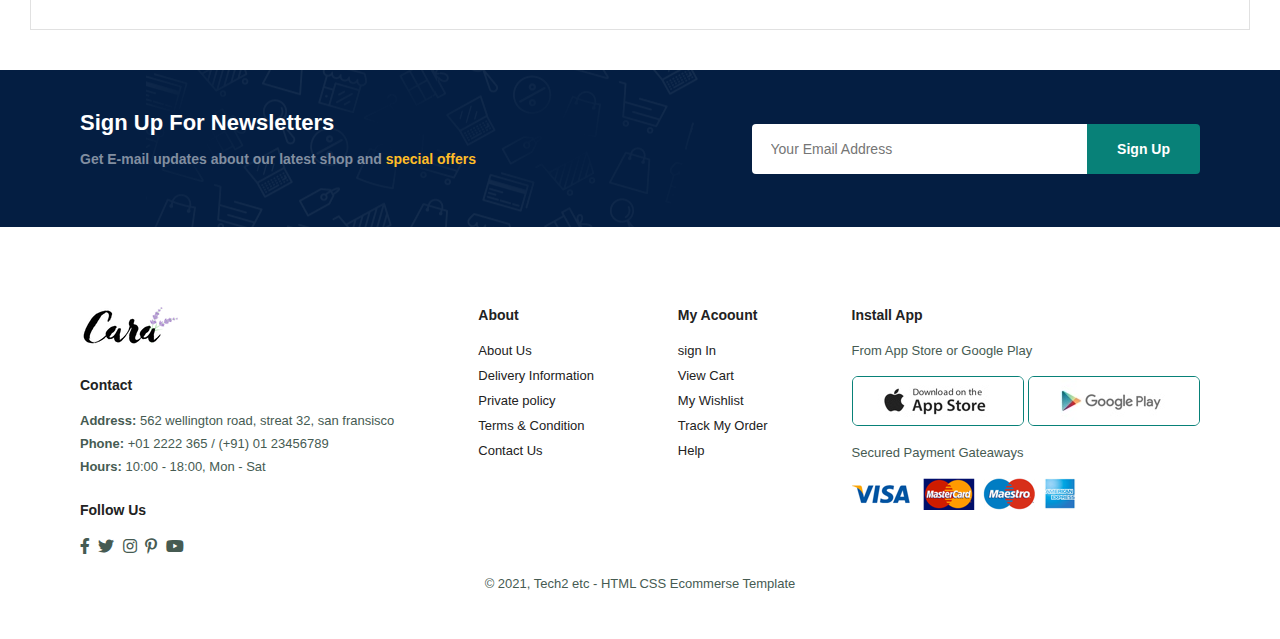
<file: contact.html>
<!DOCTYPE html>
<html lang="en">
<head>
    <meta charset="UTF-8">
    <meta http-equiv="X-UA-Compatible" content="IE=edge">
    <meta name="viewport" content="width=device-width, initial-scale=1.0">
    <title>timo</title>
    <link rel="stylesheet" href="https://cdnjs.cloudflare.com/ajax/libs/font-awesome/6.4.0/css/all.min.css" integrity="sha512-iecdLmaskl7CVkqkXNQ/ZH/XLlvWZOJyj7Yy7tcenmpD1ypASozpmT/E0iPtmFIB46ZmdtAc9eNBvH0H/ZpiBw==" crossorigin="anonymous" referrerpolicy="no-referrer" />
    <link rel="stylesheet" href="https://use.fontawesome.com/releases/v5.15.4/css/all.css"/>
    <link rel="stylesheet" href="style.css">
</head>
<body>

   
    <section id="header">
        <a href=""><img src="img/logo.png" class="logo" alt=""></a>

        <div>
            <ul id="navbar">
                <li><a href="index.html">Home</a></li>
                <li><a href="shop.html">Shop</a></li>
                <li><a href="blog.html">Blog</a></li>
                <li><a href="about.html">About</a></li>
                <li><a class="active" href="contact.html">Contact</a></li>
                <li id="lg-bag"><a href="cart.html"><i class="fa-solid fa-bag-shopping"></i></a></li>
                <a href="" id="close"> <i class="fas fa-times"></i> </a>
            </ul>
        </div>
        <div id="mobile">
            <a href="cart.html"><i class="fa-solid fa-bag-shopping"></i></a>
            <i id="bar" class="fas fa-outdent"></i>
        </div>
    </section>

    <section id="page-header" class="about-header">
        <h2>#let's_talk</h2>
        <p>LEAVE A MESSAGE. We love to hear from you!</p>
    </section>

    <section id="contact-details" class="section-p1">
        <div class="details">
            <span>GET IN TOUCH</span>
            <h2>Visit one of our agency locations or contact us today</h2>
            <h3>Head Office</h3>
            <div>
                <li>
                    <i class="fas fa-map"></i>
                    <p>56 Glassford Streat Glassgow G1 1UL New York</p>
                </li>
                <li>
                    <i class="fas fa-envelope"></i>
                    <p>contact@example.com</p>
                </li>
                <li>
                    <i class="fas fa-phone-alt"></i>
                    <p>contact@example.com</p>
                </li>
                <li>
                    <i class="fas fa-clock"></i>
                    <p>Monday to Saturday: 9:00am to 16:00pm</p>
                </li>
            </div>
        </div>

        <div class="map">
            <iframe src="https://www.google.com/maps/embed?pb=!1m18!1m12!1m3!1d7977.743415230231!2d36.86653728597379!3d-1.248118518622022!2m3!1f0!2f0!3f0!3m2!1i1024!2i768!4f13.1!3m3!1m2!1s0x182f142b30c24305%3A0x8deb559edf8c526e!2sAllsops%2C%20Nairobi!5e0!3m2!1sen!2ske!4v1686938368397!5m2!1sen!2ske" width="600" height="450" style="border:0;" allowfullscreen="" loading="lazy" referrerpolicy="no-referrer-when-downgrade"></iframe>
        </div>
    </section>

    <section id="form-details">
        <form action="">
            <span>LEAVE A MESSAGE</span>
            <h2>we love to hear from you</h2>
            <input type="text" placeholder="Your Name">
            <input type="text" placeholder="E-mail">
            <input type="text" placeholder="SUbject">
            <textarea name="" id="" cols="30" rows="10" placeholder="Your Mesaage" ></textarea>
            <button class="normal">Submit</button>
        </form>

        <div class="people">
            <div>
                <img src="img/people/1.png" alt="">
                <p><span>John Doe</span> Senior Marketing Manager <br> Phone: + 000 123 000 77 88 
                    <br>E-mail: contact@examples.com
                </p>
            </div>
            <div>
                <img src="img/people/2.png" alt="">
                <p><span>William Smith</span> Senior Marketing Manager <br> Phone: + 000 123 000 77 88 
                    <br>E-mail: contact@examples.com
                </p>
            </div>
            <div>
                <img src="img/people/3.png" alt="">
                <p><span>Emma Stone</span> Senior Marketing Manager <br> Phone: + 000 123 000 77 88 
                    <br>E-mail: contact@examples.com
                </p>
            </div>
        </div>
    </section>

    <section id="newsletter" class="section-p1 section-m1">
        <div class="newstext">
            <h4>Sign Up For Newsletters</h4>
            <p>Get E-mail updates about our latest shop and <span>special offers</span></p>
        </div>
        <div class="form">
            <input type="text" placeholder="Your Email Address">
            <button class="normal">Sign Up</button>
        </div>
    </section>

    <footer class="section-p1">
        <div class="col">
            <img class="logo" src="img/logo.png" alt="">
            <h4>Contact</h4>
            <p><strong>Address: </strong>562 wellington road, streat 32, san fransisco</p>
            <p><strong>Phone: </strong>+01 2222 365 / (+91) 01 23456789</p>
            <p><strong>Hours: </strong>10:00 - 18:00, Mon - Sat</p>
            <div class="follow">
                <h4>Follow Us</h4>
                <div class="icon">
                    <i class="fab fa-facebook-f"></i>
                    <i class="fab fa-twitter"></i>
                    <i class="fab fa-instagram"></i>
                    <i class="fab fa-pinterest-p"></i>
                    <i class="fab fa-youtube"></i>
                </div>
            </div>
        </div>

        <div class="col">
            <h4>About</h4>
            <a href="">About Us</a>
            <a href="">Delivery Information</a>
            <a href="">Private policy</a>
            <a href="">Terms & Condition</a>
            <a href="">Contact Us</a>
        </div>

        <div class="col">
            <h4>My Acoount</h4>
            <a href="">sign In</a>
            <a href="">View Cart</a>
            <a href="">My Wishlist</a>
            <a href="">Track My Order</a>
            <a href="">Help</a>
        </div>

        <div class="col install">
            <h4>Install App</h4>
            <p>From App Store or Google Play</p>
            <div class="row">
                <img src="img/pay/app.jpg" alt="">
                <img src="img/pay/play.jpg" alt="">
            </div>
            <p>Secured Payment Gateaways</p>
            <img src="img/pay/pay.png" alt="">
        </div>

        <div class="copyright">
            <p>&copy; 2021, Tech2 etc - HTML CSS Ecommerse Template</p>
        </div>
    </footer>


    <script src="script.js"></script>
</body>
</html>
</file>
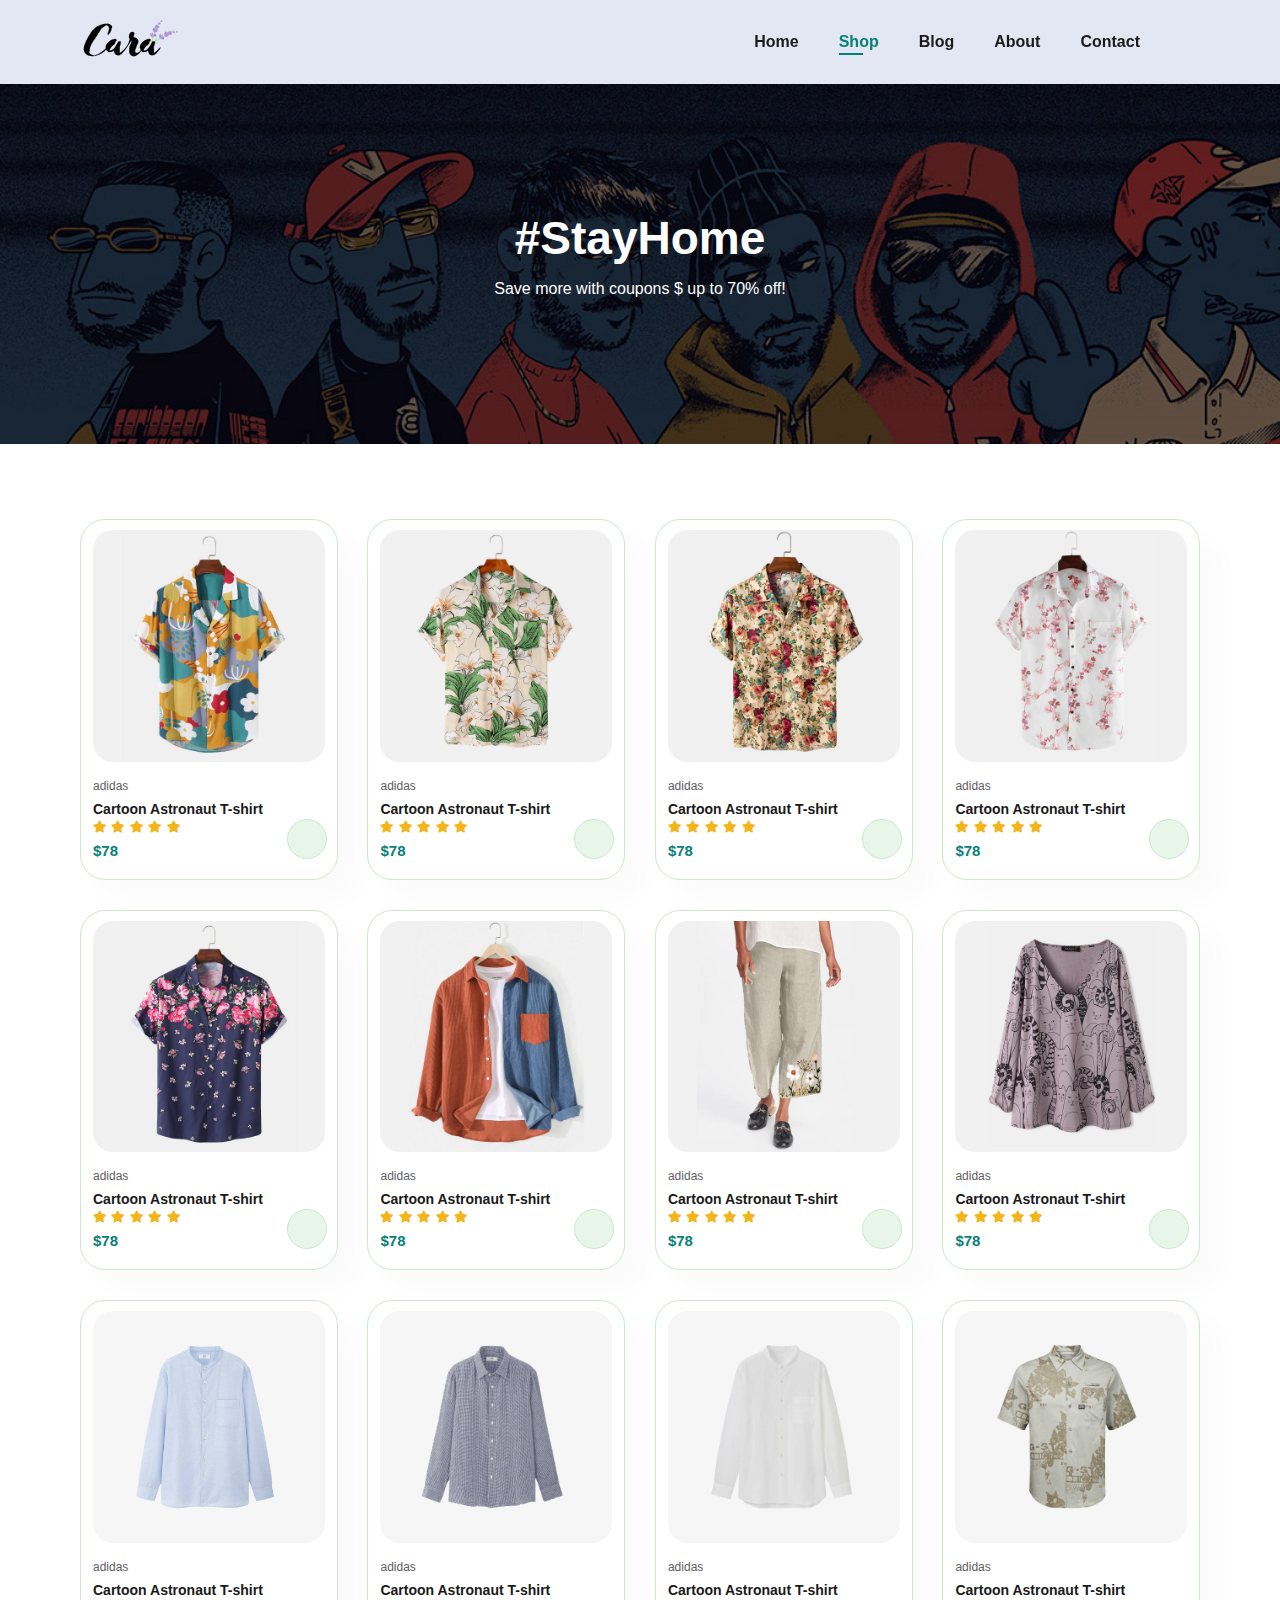
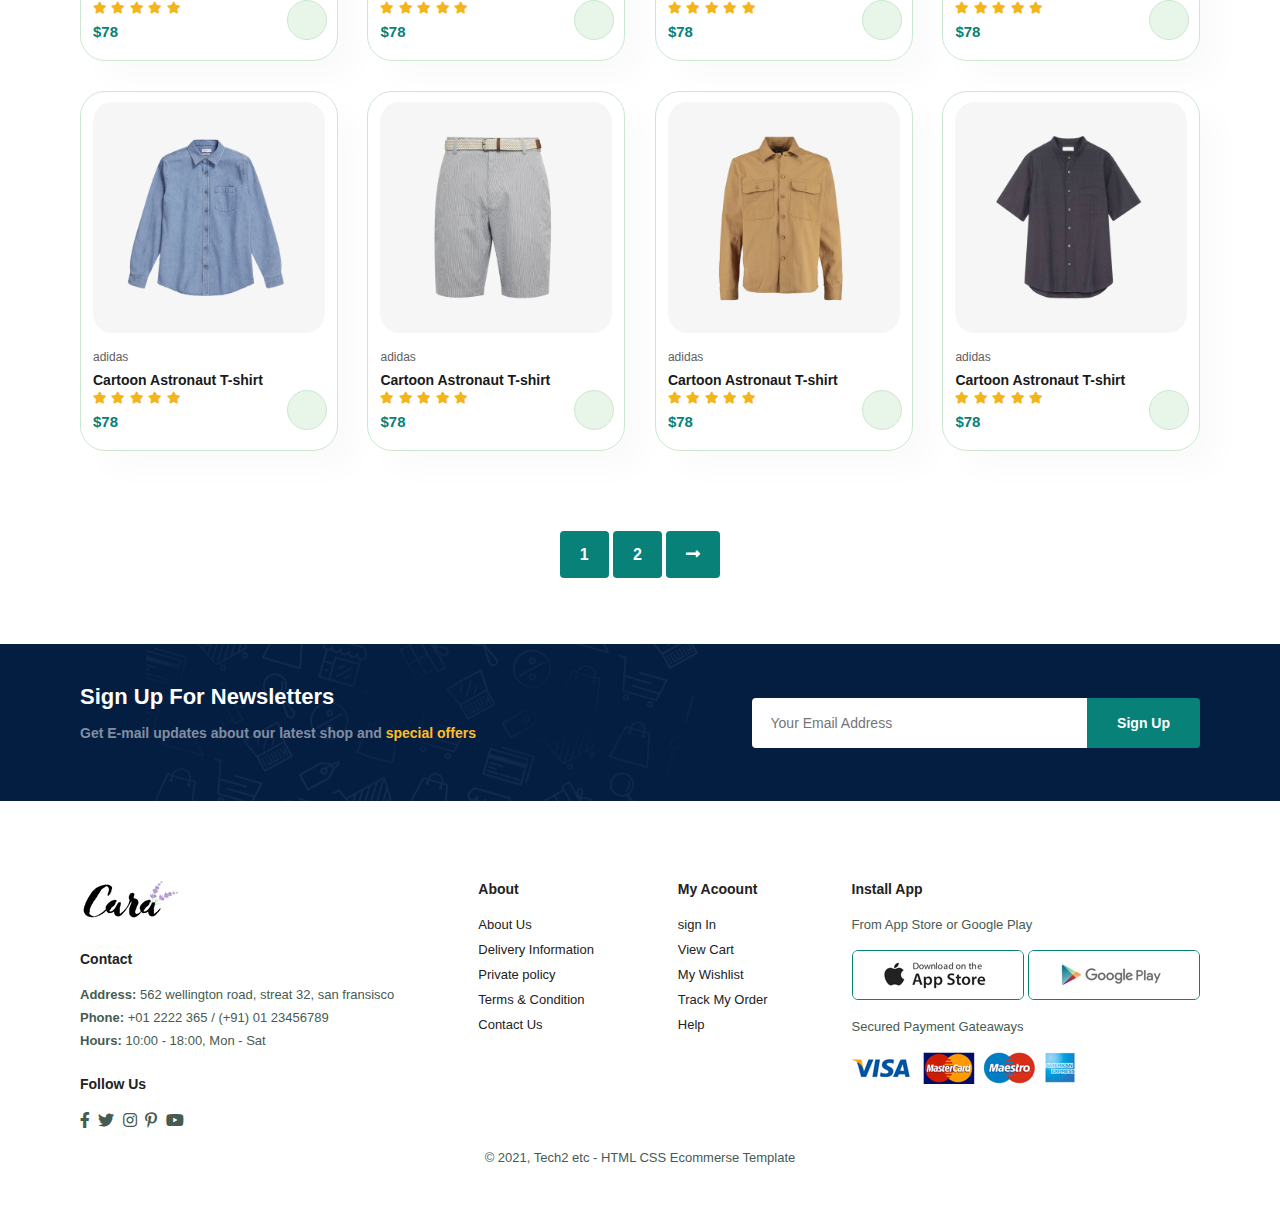
<file: shop.html>
<!DOCTYPE html>
<html lang="en">
<head>
    <meta charset="UTF-8">
    <meta http-equiv="X-UA-Compatible" content="IE=edge">
    <meta name="viewport" content="width=device-width, initial-scale=1.0">
    <title>timo</title>
    <link rel="stylesheet" href="https://cdnjs.cloudflare.com/ajax/libs/font-awesome/6.4.0/css/all.min.css" integrity="sha512-iecdLmaskl7CVkqkXNQ/ZH/XLlvWZOJyj7Yy7tcenmpD1ypASozpmT/E0iPtmFIB46ZmdtAc9eNBvH0H/ZpiBw==" crossorigin="anonymous" referrerpolicy="no-referrer" />
    <link rel="stylesheet" href="https://use.fontawesome.com/releases/v5.15.4/css/all.css"/>
    <link rel="stylesheet" href="style.css">
</head>
<body>

   
    <section id="header">
        <a href=""><img src="img/logo.png" class="logo" alt=""></a>

        <div>
            <ul id="navbar">
                <li><a href="index.html">Home</a></li>
                <li><a class="active" href="shop.html">Shop</a></li>
                <li><a href="blog.html">Blog</a></li>
                <li><a href="about.html">About</a></li>
                <li><a href="contact.html">Contact</a></li>
                <li id="lg-bag"><a href="cart.html"><i class="fa-solid fa-bag-shopping"></i></a></li>
                <a href="" id="close"> <i class="fas fa-times"></i> </a>
            </ul>
        </div>
        <div id="mobile">
            <a href="cart.html"><i class="fa-solid fa-bag-shopping"></i></a>
            <i id="bar" class="fas fa-outdent"></i>
        </div>
    </section>

    <section id="page-header">
        <h2>#StayHome</h2>
        <p>Save more with coupons $ up to 70% off!</p>
    </section>

    <section id="product1" class="section-p1">
        <div class="pro-container">
            <div class="pro" onclick="window.location.href='sproduct.html';">
                <img src="img/products/f1.jpg" alt="">
                <div class="des">
                    <span>adidas</span>
                    <h5>Cartoon Astronaut T-shirt</h5>
                    <div class="star">
                        <i class="fas fa-star"></i>
                        <i class="fas fa-star"></i>
                        <i class="fas fa-star"></i>
                        <i class="fas fa-star"></i>
                        <i class="fas fa-star"></i>
                    </div>
                    <h4>$78</h4>
                </div>
                <a href=""><i class="fas fa-cart-shopping cart"></i></a>
            </div>

            <div class="pro">
                <img src="img/products/f2.jpg" alt="">
                <div class="des">
                    <span>adidas</span>
                    <h5>Cartoon Astronaut T-shirt</h5>
                    <div class="star">
                        <i class="fas fa-star"></i>
                        <i class="fas fa-star"></i>
                        <i class="fas fa-star"></i>
                        <i class="fas fa-star"></i>
                        <i class="fas fa-star"></i>
                    </div>
                    <h4>$78</h4>
                </div>
                <a href=""><i class="fas fa-cart-shopping cart"></i></a>
            </div>

            <div class="pro">
                <img src="img/products/f3.jpg" alt="">
                <div class="des">
                    <span>adidas</span>
                    <h5>Cartoon Astronaut T-shirt</h5>
                    <div class="star">
                        <i class="fas fa-star"></i>
                        <i class="fas fa-star"></i>
                        <i class="fas fa-star"></i>
                        <i class="fas fa-star"></i>
                        <i class="fas fa-star"></i>
                    </div>
                    <h4>$78</h4>
                </div>
                <a href=""><i class="fas fa-cart-shopping cart"></i></a>
            </div>

            <div class="pro">
                <img src="img/products/f4.jpg" alt="">
                <div class="des">
                    <span>adidas</span>
                    <h5>Cartoon Astronaut T-shirt</h5>
                    <div class="star">
                        <i class="fas fa-star"></i>
                        <i class="fas fa-star"></i>
                        <i class="fas fa-star"></i>
                        <i class="fas fa-star"></i>
                        <i class="fas fa-star"></i>
                    </div>
                    <h4>$78</h4>
                </div>
                <a href=""><i class="fas fa-cart-shopping cart"></i></a>
            </div>

            <div class="pro">
                <img src="img/products/f5.jpg" alt="">
                <div class="des">
                    <span>adidas</span>
                    <h5>Cartoon Astronaut T-shirt</h5>
                    <div class="star">
                        <i class="fas fa-star"></i>
                        <i class="fas fa-star"></i>
                        <i class="fas fa-star"></i>
                        <i class="fas fa-star"></i>
                        <i class="fas fa-star"></i>
                    </div>
                    <h4>$78</h4>
                </div>
                <a href=""><i class="fas fa-cart-shopping cart"></i></a>
            </div>

            <div class="pro">
                <img src="img/products/f6.jpg" alt="">
                <div class="des">
                    <span>adidas</span>
                    <h5>Cartoon Astronaut T-shirt</h5>
                    <div class="star">
                        <i class="fas fa-star"></i>
                        <i class="fas fa-star"></i>
                        <i class="fas fa-star"></i>
                        <i class="fas fa-star"></i>
                        <i class="fas fa-star"></i>
                    </div>
                    <h4>$78</h4>
                </div>
                <a href=""><i class="fas fa-cart-shopping cart"></i></a>
            </div>

            <div class="pro">
                <img src="img/products/f7.jpg" alt="">
                <div class="des">
                    <span>adidas</span>
                    <h5>Cartoon Astronaut T-shirt</h5>
                    <div class="star">
                        <i class="fas fa-star"></i>
                        <i class="fas fa-star"></i>
                        <i class="fas fa-star"></i>
                        <i class="fas fa-star"></i>
                        <i class="fas fa-star"></i>
                    </div>
                    <h4>$78</h4>
                </div>
                <a href=""><i class="fas fa-cart-shopping cart"></i></a>
            </div>

            <div class="pro">
                <img src="img/products/f8.jpg" alt="">
                <div class="des">
                    <span>adidas</span>
                    <h5>Cartoon Astronaut T-shirt</h5>
                    <div class="star">
                        <i class="fas fa-star"></i>
                        <i class="fas fa-star"></i>
                        <i class="fas fa-star"></i>
                        <i class="fas fa-star"></i>
                        <i class="fas fa-star"></i>
                    </div>
                    <h4>$78</h4>
                </div>
                <a href=""><i class="fas fa-cart-shopping cart"></i></a>
            </div>
            <div class="pro">
                <img src="img/products/n1.jpg" alt="">
                <div class="des">
                    <span>adidas</span>
                    <h5>Cartoon Astronaut T-shirt</h5>
                    <div class="star">
                        <i class="fas fa-star"></i>
                        <i class="fas fa-star"></i>
                        <i class="fas fa-star"></i>
                        <i class="fas fa-star"></i>
                        <i class="fas fa-star"></i>
                    </div>
                    <h4>$78</h4>
                </div>
                <a href=""><i class="fas fa-cart-shopping cart"></i></a>
            </div>

            <div class="pro">
                <img src="img/products/n2.jpg" alt="">
                <div class="des">
                    <span>adidas</span>
                    <h5>Cartoon Astronaut T-shirt</h5>
                    <div class="star">
                        <i class="fas fa-star"></i>
                        <i class="fas fa-star"></i>
                        <i class="fas fa-star"></i>
                        <i class="fas fa-star"></i>
                        <i class="fas fa-star"></i>
                    </div>
                    <h4>$78</h4>
                </div>
                <a href=""><i class="fas fa-cart-shopping cart"></i></a>
            </div>

            <div class="pro">
                <img src="img/products/n3.jpg" alt="">
                <div class="des">
                    <span>adidas</span>
                    <h5>Cartoon Astronaut T-shirt</h5>
                    <div class="star">
                        <i class="fas fa-star"></i>
                        <i class="fas fa-star"></i>
                        <i class="fas fa-star"></i>
                        <i class="fas fa-star"></i>
                        <i class="fas fa-star"></i>
                    </div>
                    <h4>$78</h4>
                </div>
                <a href=""><i class="fas fa-cart-shopping cart"></i></a>
            </div>

            <div class="pro">
                <img src="img/products/n4.jpg" alt="">
                <div class="des">
                    <span>adidas</span>
                    <h5>Cartoon Astronaut T-shirt</h5>
                    <div class="star">
                        <i class="fas fa-star"></i>
                        <i class="fas fa-star"></i>
                        <i class="fas fa-star"></i>
                        <i class="fas fa-star"></i>
                        <i class="fas fa-star"></i>
                    </div>
                    <h4>$78</h4>
                </div>
                <a href=""><i class="fas fa-cart-shopping cart"></i></a>
            </div>

            <div class="pro">
                <img src="img/products/n5.jpg" alt="">
                <div class="des">
                    <span>adidas</span>
                    <h5>Cartoon Astronaut T-shirt</h5>
                    <div class="star">
                        <i class="fas fa-star"></i>
                        <i class="fas fa-star"></i>
                        <i class="fas fa-star"></i>
                        <i class="fas fa-star"></i>
                        <i class="fas fa-star"></i>
                    </div>
                    <h4>$78</h4>
                </div>
                <a href=""><i class="fas fa-cart-shopping cart"></i></a>
            </div>

            <div class="pro">
                <img src="img/products/n6.jpg" alt="">
                <div class="des">
                    <span>adidas</span>
                    <h5>Cartoon Astronaut T-shirt</h5>
                    <div class="star">
                        <i class="fas fa-star"></i>
                        <i class="fas fa-star"></i>
                        <i class="fas fa-star"></i>
                        <i class="fas fa-star"></i>
                        <i class="fas fa-star"></i>
                    </div>
                    <h4>$78</h4>
                </div>
                <a href=""><i class="fas fa-cart-shopping cart"></i></a>
            </div>

            <div class="pro">
                <img src="img/products/n7.jpg" alt="">
                <div class="des">
                    <span>adidas</span>
                    <h5>Cartoon Astronaut T-shirt</h5>
                    <div class="star">
                        <i class="fas fa-star"></i>
                        <i class="fas fa-star"></i>
                        <i class="fas fa-star"></i>
                        <i class="fas fa-star"></i>
                        <i class="fas fa-star"></i>
                    </div>
                    <h4>$78</h4>
                </div>
                <a href=""><i class="fas fa-cart-shopping cart"></i></a>
            </div>

            <div class="pro">
                <img src="img/products/n8.jpg" alt="">
                <div class="des">
                    <span>adidas</span>
                    <h5>Cartoon Astronaut T-shirt</h5>
                    <div class="star">
                        <i class="fas fa-star"></i>
                        <i class="fas fa-star"></i>
                        <i class="fas fa-star"></i>
                        <i class="fas fa-star"></i>
                        <i class="fas fa-star"></i>
                    </div>
                    <h4>$78</h4>
                </div>
                <a href=""><i class="fas fa-cart-shopping cart"></i></a>
            </div>
        </div>
    </section>

    <section id="pagination" class="section-p1">
        <a href="">1</a>
        <a href="">2</a>
        <a href=""><i class="fas fa-long-arrow-alt-right"></i></a>
    </section>

    <section id="newsletter" class="section-p1 section-m1">
        <div class="newstext">
            <h4>Sign Up For Newsletters</h4>
            <p>Get E-mail updates about our latest shop and <span>special offers</span></p>
        </div>
        <div class="form">
            <input type="text" placeholder="Your Email Address">
            <button class="normal">Sign Up</button>
        </div>
    </section>

    <footer class="section-p1">
        <div class="col">
            <img class="logo" src="img/logo.png" alt="">
            <h4>Contact</h4>
            <p><strong>Address: </strong>562 wellington road, streat 32, san fransisco</p>
            <p><strong>Phone: </strong>+01 2222 365 / (+91) 01 23456789</p>
            <p><strong>Hours: </strong>10:00 - 18:00, Mon - Sat</p>
            <div class="follow">
                <h4>Follow Us</h4>
                <div class="icon">
                    <i class="fab fa-facebook-f"></i>
                    <i class="fab fa-twitter"></i>
                    <i class="fab fa-instagram"></i>
                    <i class="fab fa-pinterest-p"></i>
                    <i class="fab fa-youtube"></i>
                </div>
            </div>
        </div>

        <div class="col">
            <h4>About</h4>
            <a href="">About Us</a>
            <a href="">Delivery Information</a>
            <a href="">Private policy</a>
            <a href="">Terms & Condition</a>
            <a href="">Contact Us</a>
        </div>

        <div class="col">
            <h4>My Acoount</h4>
            <a href="">sign In</a>
            <a href="">View Cart</a>
            <a href="">My Wishlist</a>
            <a href="">Track My Order</a>
            <a href="">Help</a>
        </div>

        <div class="col install">
            <h4>Install App</h4>
            <p>From App Store or Google Play</p>
            <div class="row">
                <img src="img/pay/app.jpg" alt="">
                <img src="img/pay/play.jpg" alt="">
            </div>
            <p>Secured Payment Gateaways</p>
            <img src="img/pay/pay.png" alt="">
        </div>

        <div class="copyright">
            <p>&copy; 2021, Tech2 etc - HTML CSS Ecommerse Template</p>
        </div>
    </footer>


    <script src="script.js"></script>
</body>
</html>
</file>
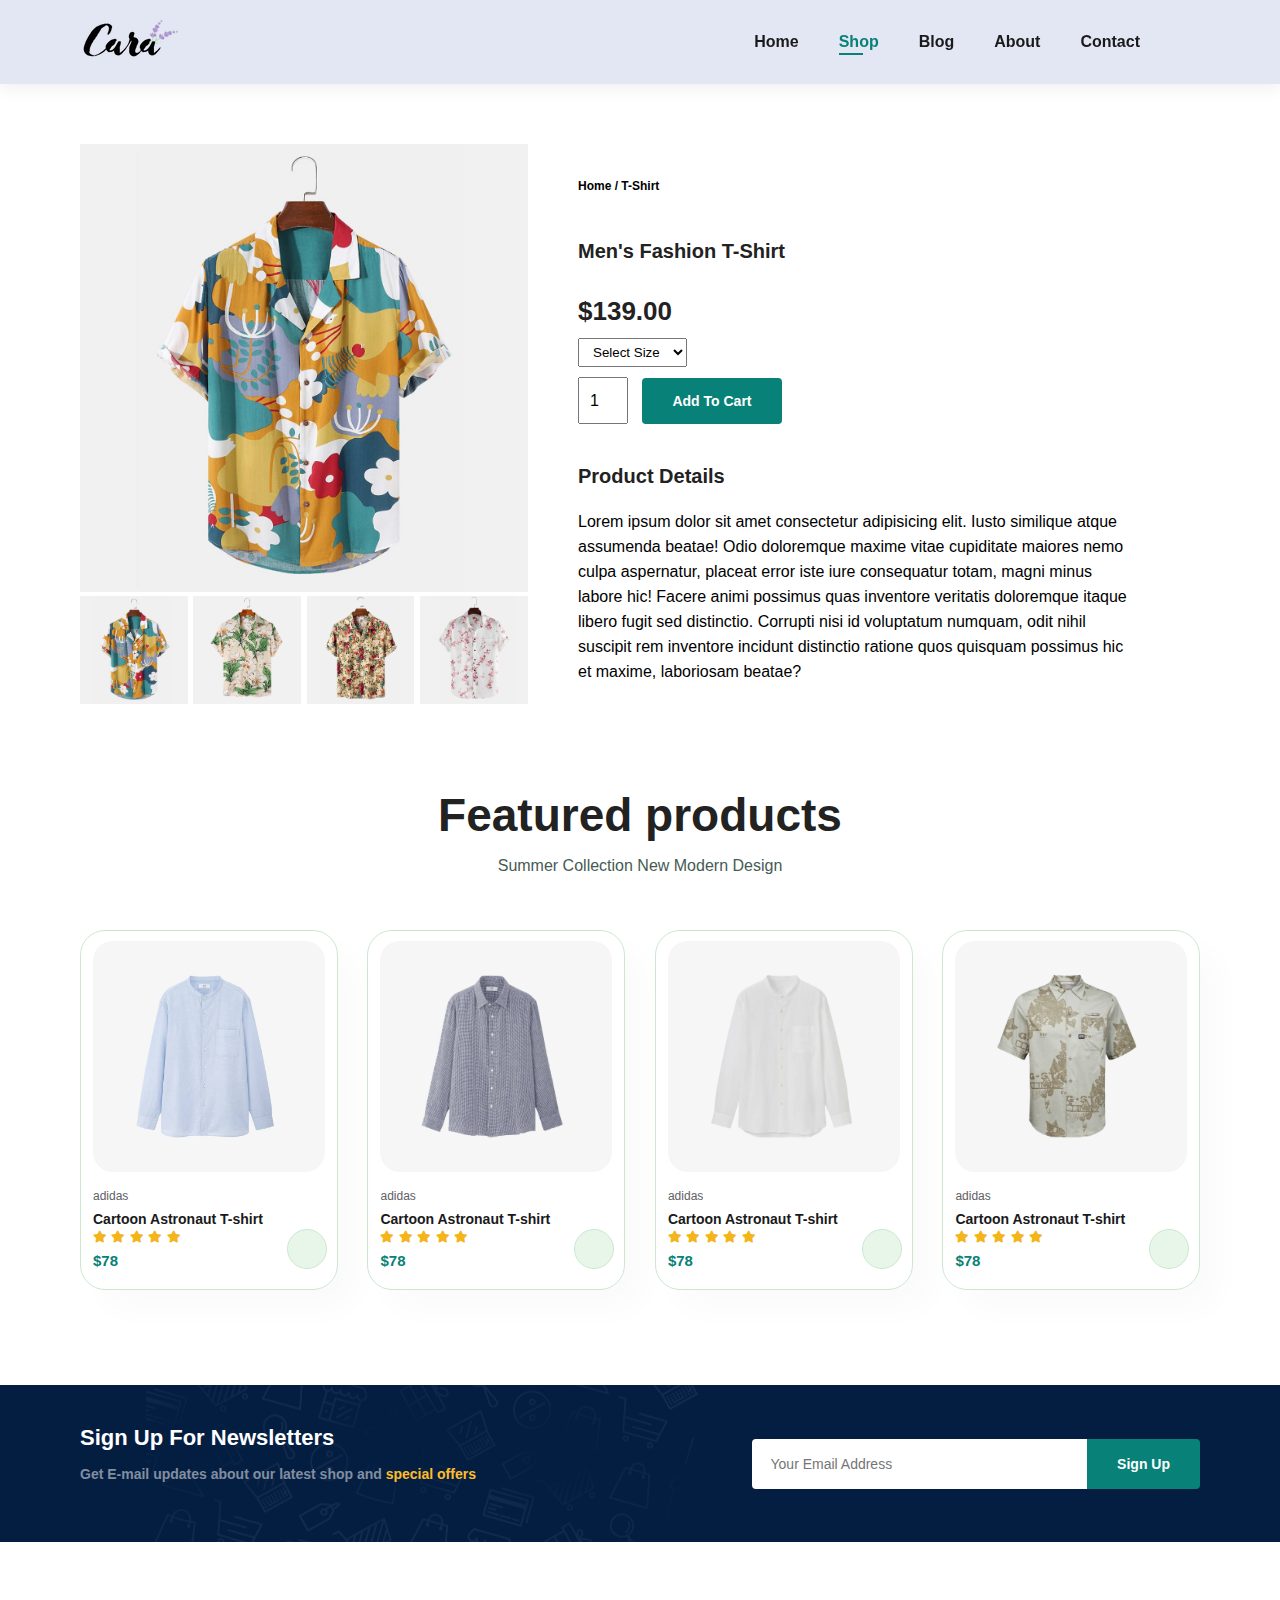
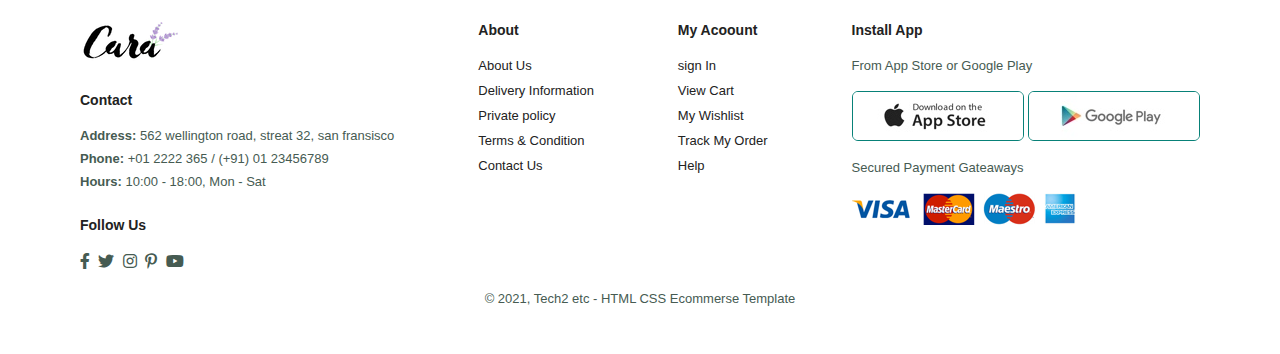
<file: sproduct.html>
<!DOCTYPE html>
<html lang="en">
<head>
    <meta charset="UTF-8">
    <meta http-equiv="X-UA-Compatible" content="IE=edge">
    <meta name="viewport" content="width=device-width, initial-scale=1.0">
    <title>timo</title>
    <link rel="stylesheet" href="https://cdnjs.cloudflare.com/ajax/libs/font-awesome/6.4.0/css/all.min.css" integrity="sha512-iecdLmaskl7CVkqkXNQ/ZH/XLlvWZOJyj7Yy7tcenmpD1ypASozpmT/E0iPtmFIB46ZmdtAc9eNBvH0H/ZpiBw==" crossorigin="anonymous" referrerpolicy="no-referrer" />
    <link rel="stylesheet" href="https://use.fontawesome.com/releases/v5.15.4/css/all.css"/>
    <link rel="stylesheet" href="style.css">
</head>
<body>

   
    <section id="header">
        <a href=""><img src="img/logo.png" class="logo" alt=""></a>

        <div>
            <ul id="navbar">
                <li><a href="index.html">Home</a></li>
                <li><a class="active" href="shop.html">Shop</a></li>
                <li><a href="blog.html">Blog</a></li>
                <li><a href="about.html">About</a></li>
                <li><a href="contact.html">Contact</a></li>
                <li id="lg-bag"><a href="cart.html"><i class="fa-solid fa-bag-shopping"></i></a></li>
                <a href="" id="close"> <i class="fas fa-times"></i> </a>
            </ul>
        </div>
        <div id="mobile">
            <a href="cart.html"><i class="fa-solid fa-bag-shopping"></i></a>
            <i id="bar" class="fas fa-outdent"></i>
        </div>
    </section>

    <section id="prodetails" class="section-p1">
        <div class="single-pro-image">
            <img src="img/products/f1.jpg" width="100%" id="MainImg" alt="">
            <div class="small-img-group">
                <div class="small-img-col">
                    <img src="img/products/f1.jpg" width="100%" class="small-img" alt="">
                </div>
                <div class="small-img-col">
                    <img src="img/products/f2.jpg" width="100%" class="small-img" alt="">
                </div>
                <div class="small-img-col">
                    <img src="img/products/f3.jpg" width="100%" class="small-img" alt="">
                </div>
                <div class="small-img-col">
                    <img src="img/products/f4.jpg" width="100%" class="small-img" alt="">
                </div>
            </div>
        </div>

        <div class="single-pro-details">
            <h6>Home / T-Shirt</h6>
            <h4>Men's Fashion T-Shirt</h4>
            <h2>$139.00</h2>
            <select>
                <option>Select Size</option>
                <option>XL</option>
                <option>XXL</option>
                <option>Small</option>
                <option>Large</option>
            </select>
            <input type="number" value="1">
            <button class="normal">Add To Cart</button>
            <h4>Product Details</h4>
            <span>
                Lorem ipsum dolor sit amet consectetur adipisicing elit. 
                Iusto similique atque assumenda beatae! Odio doloremque 
                maxime vitae cupiditate maiores nemo culpa aspernatur, 
                placeat error iste iure consequatur totam, magni minus 
                labore hic! Facere animi possimus quas inventore 
                veritatis doloremque itaque libero fugit sed distinctio.
                Corrupti nisi id voluptatum numquam, odit nihil suscipit
                rem inventore incidunt distinctio ratione quos quisquam 
                possimus hic et maxime, laboriosam beatae?
            </span>
        </div>
    </section>

    <section id="product1" class="section-p1">
        <h2>Featured products</h2>
        <p>Summer Collection New Modern Design</p>
        <div class="pro-container">
            <div class="pro">
                <img src="img/products/n1.jpg" alt="">
                <div class="des">
                    <span>adidas</span>
                    <h5>Cartoon Astronaut T-shirt</h5>
                    <div class="star">
                        <i class="fas fa-star"></i>
                        <i class="fas fa-star"></i>
                        <i class="fas fa-star"></i>
                        <i class="fas fa-star"></i>
                        <i class="fas fa-star"></i>
                    </div>
                    <h4>$78</h4>
                </div>
                <a href=""><i class="fas fa-cart-shopping cart"></i></a>
            </div>

            <div class="pro">
                <img src="img/products/n2.jpg" alt="">
                <div class="des">
                    <span>adidas</span>
                    <h5>Cartoon Astronaut T-shirt</h5>
                    <div class="star">
                        <i class="fas fa-star"></i>
                        <i class="fas fa-star"></i>
                        <i class="fas fa-star"></i>
                        <i class="fas fa-star"></i>
                        <i class="fas fa-star"></i>
                    </div>
                    <h4>$78</h4>
                </div>
                <a href=""><i class="fas fa-cart-shopping cart"></i></a>
            </div>

            <div class="pro">
                <img src="img/products/n3.jpg" alt="">
                <div class="des">
                    <span>adidas</span>
                    <h5>Cartoon Astronaut T-shirt</h5>
                    <div class="star">
                        <i class="fas fa-star"></i>
                        <i class="fas fa-star"></i>
                        <i class="fas fa-star"></i>
                        <i class="fas fa-star"></i>
                        <i class="fas fa-star"></i>
                    </div>
                    <h4>$78</h4>
                </div>
                <a href=""><i class="fas fa-cart-shopping cart"></i></a>
            </div>

            <div class="pro">
                <img src="img/products/n4.jpg" alt="">
                <div class="des">
                    <span>adidas</span>
                    <h5>Cartoon Astronaut T-shirt</h5>
                    <div class="star">
                        <i class="fas fa-star"></i>
                        <i class="fas fa-star"></i>
                        <i class="fas fa-star"></i>
                        <i class="fas fa-star"></i>
                        <i class="fas fa-star"></i>
                    </div>
                    <h4>$78</h4>
                </div>
                <a href=""><i class="fas fa-cart-shopping cart"></i></a>
            </div>
        </div>
    </section>

    <section id="newsletter" class="section-p1 section-m1">
        <div class="newstext">
            <h4>Sign Up For Newsletters</h4>
            <p>Get E-mail updates about our latest shop and <span>special offers</span></p>
        </div>
        <div class="form">
            <input type="text" placeholder="Your Email Address">
            <button class="normal">Sign Up</button>
        </div>
    </section>

    <footer class="section-p1">
        <div class="col">
            <img class="logo" src="img/logo.png" alt="">
            <h4>Contact</h4>
            <p><strong>Address: </strong>562 wellington road, streat 32, san fransisco</p>
            <p><strong>Phone: </strong>+01 2222 365 / (+91) 01 23456789</p>
            <p><strong>Hours: </strong>10:00 - 18:00, Mon - Sat</p>
            <div class="follow">
                <h4>Follow Us</h4>
                <div class="icon">
                    <i class="fab fa-facebook-f"></i>
                    <i class="fab fa-twitter"></i>
                    <i class="fab fa-instagram"></i>
                    <i class="fab fa-pinterest-p"></i>
                    <i class="fab fa-youtube"></i>
                </div>
            </div>
        </div>

        <div class="col">
            <h4>About</h4>
            <a href="">About Us</a>
            <a href="">Delivery Information</a>
            <a href="">Private policy</a>
            <a href="">Terms & Condition</a>
            <a href="">Contact Us</a>
        </div>

        <div class="col">
            <h4>My Acoount</h4>
            <a href="">sign In</a>
            <a href="">View Cart</a>
            <a href="">My Wishlist</a>
            <a href="">Track My Order</a>
            <a href="">Help</a>
        </div>

        <div class="col install">
            <h4>Install App</h4>
            <p>From App Store or Google Play</p>
            <div class="row">
                <img src="img/pay/app.jpg" alt="">
                <img src="img/pay/play.jpg" alt="">
            </div>
            <p>Secured Payment Gateaways</p>
            <img src="img/pay/pay.png" alt="">
        </div>

        <div class="copyright">
            <p>&copy; 2021, Tech2 etc - HTML CSS Ecommerse Template</p>
        </div>
    </footer>

    <script>
        var MainImg = document.getElementById("MainImg");
        var smallimg = document.getElementsByClassName("small-img");

        smallimg[0].onclick = function(){
            MainImg.src = smallimg[0].src;
        }
        smallimg[1].onclick = function(){
            MainImg.src = smallimg[1].src;
        }
        smallimg[2].onclick = function(){
            MainImg.src = smallimg[2].src;
        }
        smallimg[3].onclick = function(){
            MainImg.src = smallimg[3].src;
        }
    </script>


    <script src="script.js"></script>
</body>
</html>
</file>
<file: style.css>
@import url('https://fonts.googleapis.com/css2?family=League+Spartan:wght@100;200;300;400;500;600;800;900&display=swap');
*{
    margin: 0;
    padding: 0;
    box-sizing: border-box;
    font-family: 'League+Spartan', sans-serif;
}

h1{
    font-size: 50px;
    line-height: 64px;
    color: #222;
}

h2{
    font-size: 46px;
    line-height: 54px;
    color: #222;
}

h4{
    font-size: 20px;
    color: #222;
}

h6{
    font-weight: 700;
    font-size: 12px;
}

p{
    font-size: 16px;
    color: #465b52;
    margin: 15px 0 20px 0;
}

.section-p1{
    padding: 40px 80px;
}

.section-m1{
    margin: 40px 0;
}

button.normal{
    font-size: 14px;
    font-weight: 600;
    padding: 15px 30px;
    color: #000;
    background-color: #fff;
    border-radius: 4px;
    cursor: pointer;
    border: none;
    outline: none;
    transition: 0.2s ease;
}

button.white{
    font-size: 13px;
    font-weight: 600;
    padding: 11px 18px;
    color: #fff;
    background-color: transparent;
    cursor: pointer;
    border: 1px solid #fff;
    outline: none;
    transition: 0.2s;
}

body{
   width: 100%;
} 

/* Header starts */
#header{
    display: flex;
    align-items: center;
    justify-content: space-between;
    padding: 20px 80px;
    background: #e3e6f3;
    box-shadow: 0 5px 15px rgba(0, 0, 0, 0.06);
    z-index: 999;
    position: sticky;
    top: 0;
    left: 0;
    right: 0;
}

#navbar{
    display: flex;
    align-items: center;
    justify-content: center;
}

#navbar li{
    list-style: none;
    padding: 0 20px;
    position: relative;
}

#navbar li a{
    text-decoration: none;
    font-size: 16px;
    font-weight: 600;
    color: #1a1a1a;
    transition: 0.3s ease;
}

#navbar li a:hover,
#navbar li a.active{
    color: #088178;
}

#navbar li a.active::after,
#navbar li a:hover::after{
    content: "";
    width: 30%;
    height: 2px;
    background: #088178;
    position: absolute;
    bottom: -4px;
    left: 20px;
}

#mobile{
    display: none;
    align-items: center;
}

#close{
    display: none;
}

/* Home page */
#hero{
    background-image: url("img/hero4.png");
    height: 90vh;
    width: 100%;
    background-size: cover;
    background-position: top 25% right 0;
    padding: 0 80px;
    display: flex;
    flex-direction: column;
    align-items: flex-start;
    justify-content: center;
}
#hero h4{
    padding-bottom: 15px;
}

#hero h1{
    color: #088178;
}

#hero button{
    background-image: url("img/button.png");
    background-color: transparent;
    color: #088178;
    border: 0;
    padding: 14px 80px 14px 65px;
    background-repeat: no-repeat;
    cursor: pointer;
    font-weight: 700;
    font-size: 15px;
}

#feature{
    display: flex;
    align-items: center;
    justify-content: space-between;
    flex-wrap: wrap;
}

#feature .fe-box{
    width: 180px;
    text-align: center;
    padding: 25px 15px;
    box-shadow: 20px 20px 34px rgba(0, 0, 0, 0.03);
    border: 1px solid #cce7d0;
    border-radius: 4px;
    margin: 15px 0;
    cursor: pointer;
}

#feature .fe-box:hover{
    box-shadow: 10px 10px 54px rgba(70, 62, 221, 0.1);
}

#feature .fe-box img{
    width: 100%;
    margin-bottom: 10px;
}

#feature .fe-box h6{
    display: inline-block;
    padding: 9px 8px 6px 8px;
    line-height: 1;
    border-radius: 4px;
    color: #088178;
    background-color: #fddde4;
}

#feature .fe-box:nth-child(2) h6{
    background-color: #cdebbc;
}

#feature .fe-box:nth-child(3) h6{
    background-color: #d1e8f2;
}

#feature .fe-box:nth-child(4) h6{
    background-color: #cdd4f8;
}

#feature .fe-box:nth-child(5) h6{
    background-color: #f6dbf6;
}

#feature .fe-box:nth-child(6) h6{
    background-color: #fff2ef;
}

#product1{
    text-align: center;
}

#product1 .pro-container{
    display: flex;
    justify-content: space-between;
    padding-top: 20px;
    flex-wrap: wrap;
}

#product1 .pro{
    width: 23%;
    min-width: 250px;
    padding: 10px 12px;
    border: 1px solid #cce7d0;
    border-radius: 25px;
    cursor: pointer;
    box-shadow: 20px 20px 30px rgba(0, 0, 0, 0.02);
    margin: 15px 0;
    transition: 0.2s ease;
    position: relative;
}

#product1 .pro:hover{
    box-shadow: 20px 20px 30px rgba(0, 0, 0, 0.06);
}

#product1 .pro img{
    width: 100%;
    border-radius: 20px;
}

#product1 .pro .des{
    text-align: start;
    padding: 10px 0;
}

#product1 .pro .des span{
    color: #606063;
    font-size: 12px;
}

#product1 .pro .des h5{
    padding-top: 7px;
    color: #1a1a1a;
    font-size: 14px;
}

#product1 .pro .des i{
    font-size: 12px;
    color: rgb(243, 181, 25);
}

#product1 .pro .des h4{
    padding-top: 7px;
    font-size: 15px;
    font-weight: 700;
    color: #088178;
}

#product1 .pro .cart{
    width: 40px;
    height: 40px;
    line-height: 40px;
    border-radius: 50px;
    color: #088178;
    border: 1px solid #cce7d0;
    position: absolute;
    bottom: 20px;
    right: 10px;
    background-color: #e8f6ea;
}

#banner{
    display: flex;
    flex-direction: column;
    justify-content: center;
    align-items: center;
    text-align: center;
    background-image: url("img/banner/b2.jpg");
    width: 100%;
    height: 40vh;
    background-size: cover;
    background-position: center;
}

#banner h4{
    color: #fff;
    font-size: 16px;
}

#banner h2{
    color: #fff;
    font-size: 30px;
    padding: 10px 0;
}

#banner h2 span{
    color: #ef3636;
}

#banner button:hover{
    background: #088178;
    color: #fff;
}

#sm-banner{
    display: flex;
    justify-content: space-between;
    flex-wrap: wrap;
}

#sm-banner .banner-box{
    display: flex;
    flex-direction: column;
    justify-content: center;
    align-items: flex-start;
    background-image: url("img/banner/b17.jpg");
    min-width: 540px;
    height: 50vh;
    background-size: cover;
    background-position: center;
    padding: 30px;
}

#sm-banner .banner-box2{
    background-image: url("img/banner/b10.jpg");
}

#sm-banner h4{
    color: #fff;
    font-size: 20px;
    font-weight: 300;
}

#sm-banner h2{
    color: #fff;
    font-size: 26px;
    font-weight: 800;
}

#sm-banner span{
    color: #fff;
    font-size: 14px;
    font-weight: 500;
    padding-bottom: 15px;
}

#sm-banner .banner-box:hover button{
    background-color: #088178;
    border: 1px solid #088178;
}

#banner3{
    display: flex;
    justify-content: space-between;
    flex-wrap: wrap;
    padding: 0 80px;
}

#banner3 .banner-box{
    display: flex;
    flex-direction: column;
    justify-content: center;
    align-items: flex-start;
    background-image: url("img/banner/b7.jpg");
    min-width: 30%;
    height: 30vh;
    background-size: cover;
    background-position: center;
    padding: 10px;
    margin-bottom: 20px;
}

#banner3 .banner-box2{
    background-image: url("img/banner/b4.jpg");
}

#banner3 .banner-box3{
    background-image: url("img/banner/b18.jpg");
}

#banner3 h2{
    color: #fff;
    font-weight: 900;
    font-size: 22px;
}

#banner3 h3{
    color: #ec544e;
    font-weight: 900;
    font-size: 15px;
}

#newsletter{
    display: flex;
    justify-content: space-between;
    flex-wrap: wrap;
    align-items: center;
    background-image: url("img/banner/b14.png");
    background-repeat: no-repeat;
    background-position: 20% 30%;
    background-color: #041e42;
}

#newsletter h4{
    font-size: 22px;
    font-weight: 700;
    color: #fff;
}

#newsletter p{
    font-size: 14px;
    font-weight: 600;
    color: #818ea0;
}

#newsletter p span{
    color: #ffbd27;
}

#newsletter .form{
    display: flex;
    width: 40%;
}

#newsletter input{
    height: 3.125rem;
    padding: 0 1.25em;
    font-size: 14px;
    width: 100%;
    border: 1px solid transparent;
    border-radius: 4px;
    outline: none;
    border-top-right-radius: 0;
    border-bottom-right-radius: 0;
}

#newsletter button{
    background-color: #088178;
    color: #fff;
    white-space: nowrap;
    border-top-left-radius: 0;
    border-bottom-left-radius: 0;
}

footer{
    display: flex;
    flex-wrap: wrap;
    justify-content: space-between;
}

footer .col{
    display: flex;
    flex-direction: column;
    align-items: flex-start;
    margin-bottom: 20px;
}

footer .logo{
    margin-bottom: 30px;
}

footer h4{
    font-size: 14px;
    padding-bottom: 20px;
}

footer p{
    font-size: 13px;
    margin: 0 0 8px 0;
}

footer a{
    font-size: 13px;
    text-decoration: none;
    color: #222;
    margin-bottom: 10px;
}

footer .follow{
    margin-top: 20px;
}

footer .follow i{
    color: #465b52;
    padding-right: 4px;
    cursor: pointer;
}

footer .install .row img{
    border: 1px solid #088178;
    border-radius: 6px;
}

footer .install img{
    margin: 10px 0 15px 0;
}

footer .follow i:hover,
footer a:hover{
    color: #088178;
}

footer .copyright{
    width: 100%;
    text-align: center;
}

/* shop page */
#page-header{
    background-image: url("img/banner/b1.jpg");
    width: 100%;
    height: 40vh;
    background-size: cover;
    display: flex;
    justify-content: center;
    text-align: center;
    flex-direction: column;
    padding: 14px;
}

#page-header h2,
#page-header p{
    color: #fff;
}

#pagination{
    text-align: center;
}

#pagination a{
    text-decoration: none;
    background-color: #088178;
    padding: 15px 20px;
    border-radius: 4px;
    color: #fff;
    font-weight: 600;
}
#pagination a i{
    font-size: 16px;
    font-weight: 600;
}

/* single products */
#prodetails{
    display: flex;
    margin-top: 20px;
}
#prodetails .single-pro-image{
    width: 40%;
    margin-right: 50px;
}

.small-img-group{
    display: flex;
    justify-content: space-between;
}

.small-img-col{
    flex-basis: 24%;
    cursor: pointer;
}

#prodetails .single-pro-details{
    width: 50%;
    padding-top: 30px;
}

#prodetails .single-pro-details h4{
    padding: 40px 0 20px 0;
}

#prodetails .single-pro-details h2{
    font-size: 26px;
}

#prodetails .single-pro-details select{
    display: block;
    padding: 5px 10px;
    margin-bottom: 10px;
}

#prodetails .single-pro-details input{
    width: 50px;
    height: 47px;
    padding-left: 10px;
    font-size: 16px;
    margin-right: 10px;
}

#prodetails .single-pro-details button{
    background-color: #088178;
    color: #fff;
}

#prodetails .single-pro-details input:focus{
    outline: none;
}

#prodetails .single-pro-details {
    line-height: 25px;
}

/* blog page */
#page-header.blog-header{
    background-image: url("img/banner/b19.jpg");
}

#blog{
    padding: 150px 150px 0 150px;
}

#blog .blog-box{
    display: flex;
    align-items: center;
    width: 100%;
    position: relative;
    padding-bottom: 90px;
}

#blog .blog-img{
    width: 50%;
    margin-right: 40px;
}

#blog img{
    width: 100%;
    height: 300px;
    object-fit: cover;
}

#blog .blog-details{
    width: 50%;
}

#blog .blog-details a{
    text-decoration: none;
    font-size: 11px;
    color: #000;
    font-weight: 700;
    position: relative;
    transition: 0.3s;
}

#blog .blog-details a::after{
    content: '';
    width: 50px;
    height: 1px;
    background-color: #000;
    position: absolute;
    top: 4px;
    right: -60px;
}

#blog .blog-details a:hover{
    color: #088178;
}

#blog .blog-details a:hover::after{
    background-color: #088178;
}

#blog .blog-box h1{
    position: absolute;
    top: -40px;
    left: 0;
    font-size: 70px;
    font-weight: 700;
    color: #c9cbce;
    z-index: -9;
}

/* about page */
#page-header.about-header{
    background-image: url("img/about/banner.png");
}

#about-head{
    display: flex;
    align-items: center;
}

#about-head img{
    width: 50%;
    height: auto;
}

#about-head div{
    padding-left: 40px;
}

#about-app{
    text-align: center;
}

#about-app .video{
    width: 70%;
    height: 100%;
    margin: 30px auto 0 auto;
}

#about-app .video video{
    width: 100%;
    height: 100%;
    border-radius: 20px;
}

/* contact page */
#contact-details{
    display: flex;
    align-items: center;
    justify-content: space-between;
}

#contact-details .details{
    width: 40%;
}

#contact-details .details span,
#form-details form span{
    font-size: 12px;
}

#contact-details .details h2,
#form-details h2{
    font-size: 26px;
    line-height: 35px;
    padding: 20px 0;
}

#contact-details .details h3{
    font-size: 16px;
    padding-bottom: 15px;
}

#contact-details .details li{
    list-style: none;
    display: flex;
    padding: 10px 0;
}

#contact-details .details i{
    font-size: 14px;
    padding-right: 22px;
}

#contact-details .details li p{
    margin: 0;
    font-size: 14px;
}

#contact-details .map{
    width: 55%;
    height: 400px;
}

#contact-details .map iframe{
    width: 100%;
    height: 100%;
}

#form-details{
    display: flex;
    justify-content: space-between;
    margin: 30px;
    padding: 80px;
    border: 1px solid #e1e1e1;
}

#form-details form{
    width: 65%;
    display: flex;
    flex-direction: column;
    align-items: flex-start;
}

#form-details form input,
#form-details form textarea{
    width: 100%;
    padding: 12px 15px;
    outline: none;
    margin-bottom: 20px;
    border: 1px solid #e1e1e1;
    resize: none;
}

#form-details form button{
    background-color: #088178;
    color: #fff;
    margin-left: 3px;
}

#form-details .people div{
    padding-bottom: 25px;
    display: flex;
    align-items: flex-start;
}

#form-details .people div img{
    width: 65px;
    height: 65px;
    object-fit: cover;
    margin-right: 15px;
}

#form-details .people div p{
    margin: 0;
    font-size: 13px;
    line-height: 25px;
}

#form-details .people div p span{
    display: block;
    font-size: 16px;
    font-weight: 600;
    color: #000;
}

/* cart */
#cart table{
    width: 100%;
    border-collapse: collapse;
    table-layout: fixed;
    white-space: nowrap;
}

#cart table img{
    width: 70px;
}

#cart table td:nth-child(1){
    width: 100px;
    text-align: center;
}

#cart table td:nth-child(2){
    width: 150px;
    text-align: center;
}

#cart table td:nth-child(3){
    width: 250px;
    text-align: center;
}

#cart table td:nth-child(4),
#cart table td:nth-child(5),
#cart table td:nth-child(6){
    width: 150px;
    text-align: center;
}

#cart table td:nth-child(5) input{
    width: 70px;
    padding: 10px 5px 10px 15px;
}

#cart table thead{
    border: 1px solid #e2e9e1;
    border-left: none;
    border-right: none;
}

#cart table thead td{
    font-weight: 700;
    text-transform: uppercase;
    font-size: 13px;
    padding: 18px 0;
}

#cart table tbody tr td{
    padding-top: 15px;
}

#cart table tbody td{
    font-size: 13px;
}

#cart-add{
    display: flex;
    flex-wrap: wrap;
    justify-content: space-between;
}

#coupon{
    width: 50%;
    margin-bottom: 30px;
}

#coupon h3,
#subtotal h3{
    padding-bottom: 15px;
}

#coupon input{
    padding: 10px 20px;
    outline: none;
    width: 60%;
    margin-right: 10px;
    border: 1px solid #e2e9e1;
}

#coupon button,
#subtotal button{
    background-color: #088178;
    color: #fff;
    padding: 12px 20px;
}

#subtotal{
    width: 50%;
    margin-bottom: 30px;
    border: 1px solid #e2e9e1;
    padding: 30px;
}

#subtotal table{
    border-collapse: collapse;
    width: 100%;
    margin-bottom: 20px;
}

#subtotal table td{
    width: 50%;
    border: 1px solid #e2e9e1;
    padding: 10px;
    font-size: 13px;
}
/* medea query */
@media(max-width:799px){
    .section-p1{
        padding: 40px 40px;
    }
    #navbar {
        display: flex;
        flex-direction: column;
        align-items: flex-start;
        justify-content: flex-start;
        position: fixed;
        top: 0;
        right: -300px;
        height: 100vh;
        width: 300px;
        background-color: #e3e6f3;
        box-shadow: 0 40px 60px rgba(0, 0, 0, 0.1);
        padding: 80px 0 0 10px; 
        transition: 0.4s;
    }

    #navbar.active{
        right: 0px;
    }

    #navbar li{
        margin-bottom: 50px;
    }

    #mobile{
        display: flex;
        align-items: center;
    }

    #mobile i{
        color: #1a1a1a;
        font-size: 24px;
        padding-left: 20px;
    }

    #close{
        display: initial;
        position: absolute;
        top: 30px;
        left: 30px;
        color: #222;
        font-size: 24px;
    }

    #lg-bag{
        display: none;
    }

    #hero {
        height: 70vh;
        padding: 0 80px;
        background-position: top 30% right 30%;
    }
       
    #feature {
        justify-content: center;
    }

    #feature .fe-box {
        margin: 15px 15px;
        cursor: pointer;
    }

    #product1 .pro-container{
        justify-content: center;
    }

    #product1 .pro{
        margin: 15px;
    }    

    #banner{
        height: 20vh;
    }

    #sm-banner{
        display: inline-block;
        width: 90%;
    }

    #sm-banner .banner-box{
        min-width: 100%;
        height: 30vh;
        margin: 30px 40px;
    }

    #banner3{
        padding: 0 60px;
        
    }

    #banner3 .banner-box{
        width: 25%;
    }

    #newsletter .form{
        width: 70%;
    }

    /* contact */
    #form-details{
        padding: 40px;
    }

    #form-details form{
        width: 50%;
    }

    /* cart */
    #cart{
        overflow-x: auto;
    }
}

@media (max-width: 477px) {
    .section-p1{
        padding: 20px;
    }
    #header{
        padding: 10px 30px;
    }

    #hero{
        padding: 0 20px;
        background-position: 55%;
    }
    h2{
        font-size: 32px;
    }
    h1{
        font-size: 38px;
    }

    #hero{
        padding: 0 20px;
        background-position: 55%;
    }

    #feature .fe-box{
        width: 155px;
        margin: 0 0 15px;
    }

    #feature{
        justify-content: space-between;
    }

    #product1 .pro{
        width: 100%;
    }

    #banner{
        height: 40vh;
    }

    #sm-banner .banner-box{
        height: 40vh;
    }

    #sm-banner .banner-box2{
        margin-top: 20px;
    }

    #banner3{
        padding: 0 20px;
    }

    #banner3 .banner-box{
        width: 100%;
    }

    #newsletter{
        padding{
            padding: 40px 20px;
        }
    }

    #newsletter .form{
        width: 100%;
    }

    /* single products */
    #prodetails{
        display: flex;
        flex-direction: column;
    }
    #prodetails .single-pro-image{
        width: 100%;
        margin-right: 0px;
    }

    #prodetails .single-pro-details{
        width: 100%;
    }

    /* blog page */
    #blog .blog-box{
        display: flex;
        flex-direction: column;
        align-items: flex-start;
    }

    #blog{
       padding: 100px 20px 0 20px;
    }

    #blog .blog-img{
        width: 100%;
        margin-right: 0px;
        margin-bottom: 30px;
    }

    #blog .blog-details{
        width: 100%;
    }

    /* about page */
    #about-head{
        flex-direction: column;
    }

    #about-head img{
        width: 100%;
        margin-bottom: 20px;
    }

    #about-head div{
        padding-left: 0px;
    }

    #about-app .video{
        width: 100%;
    }

    /* contact */
    #contact-details{
        flex-direction: column;
    }

    #contact-details .details{
        width: 100%;
        margin-bottom: 30px;
    }

    #contact-details .map{
        width: 100%;
    }

    #form-details{
        margin: 10px;
        padding: 30px 10px;
        flex-wrap: wrap;
    }

    #form-details form{
        width: 100%;
        padding-bottom: 30px;
    }

    /* cart */
    #cart-add{
        flex-direction: column;
    }

    #coupon{
        width: 100%;
    }

    #subtotal{
        width: 100%;
        padding: 20px;
    }
}
</file>
